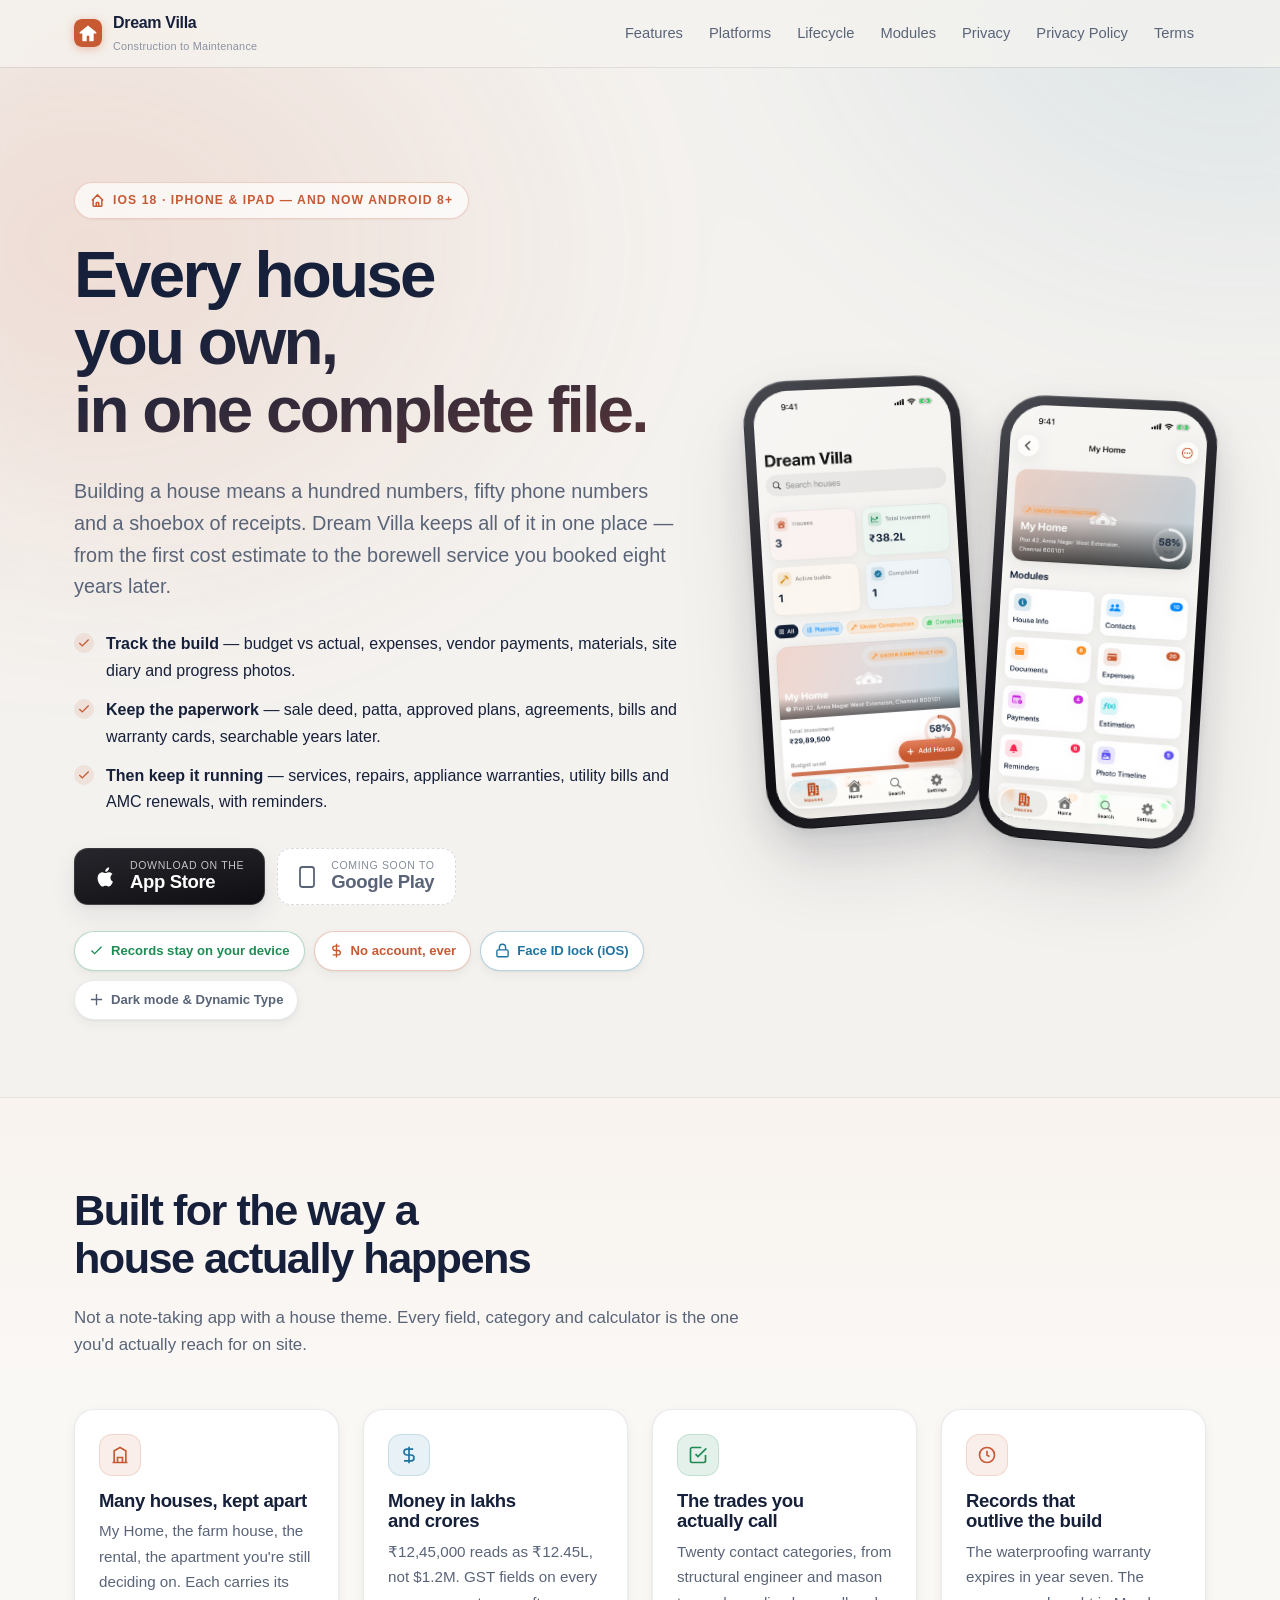
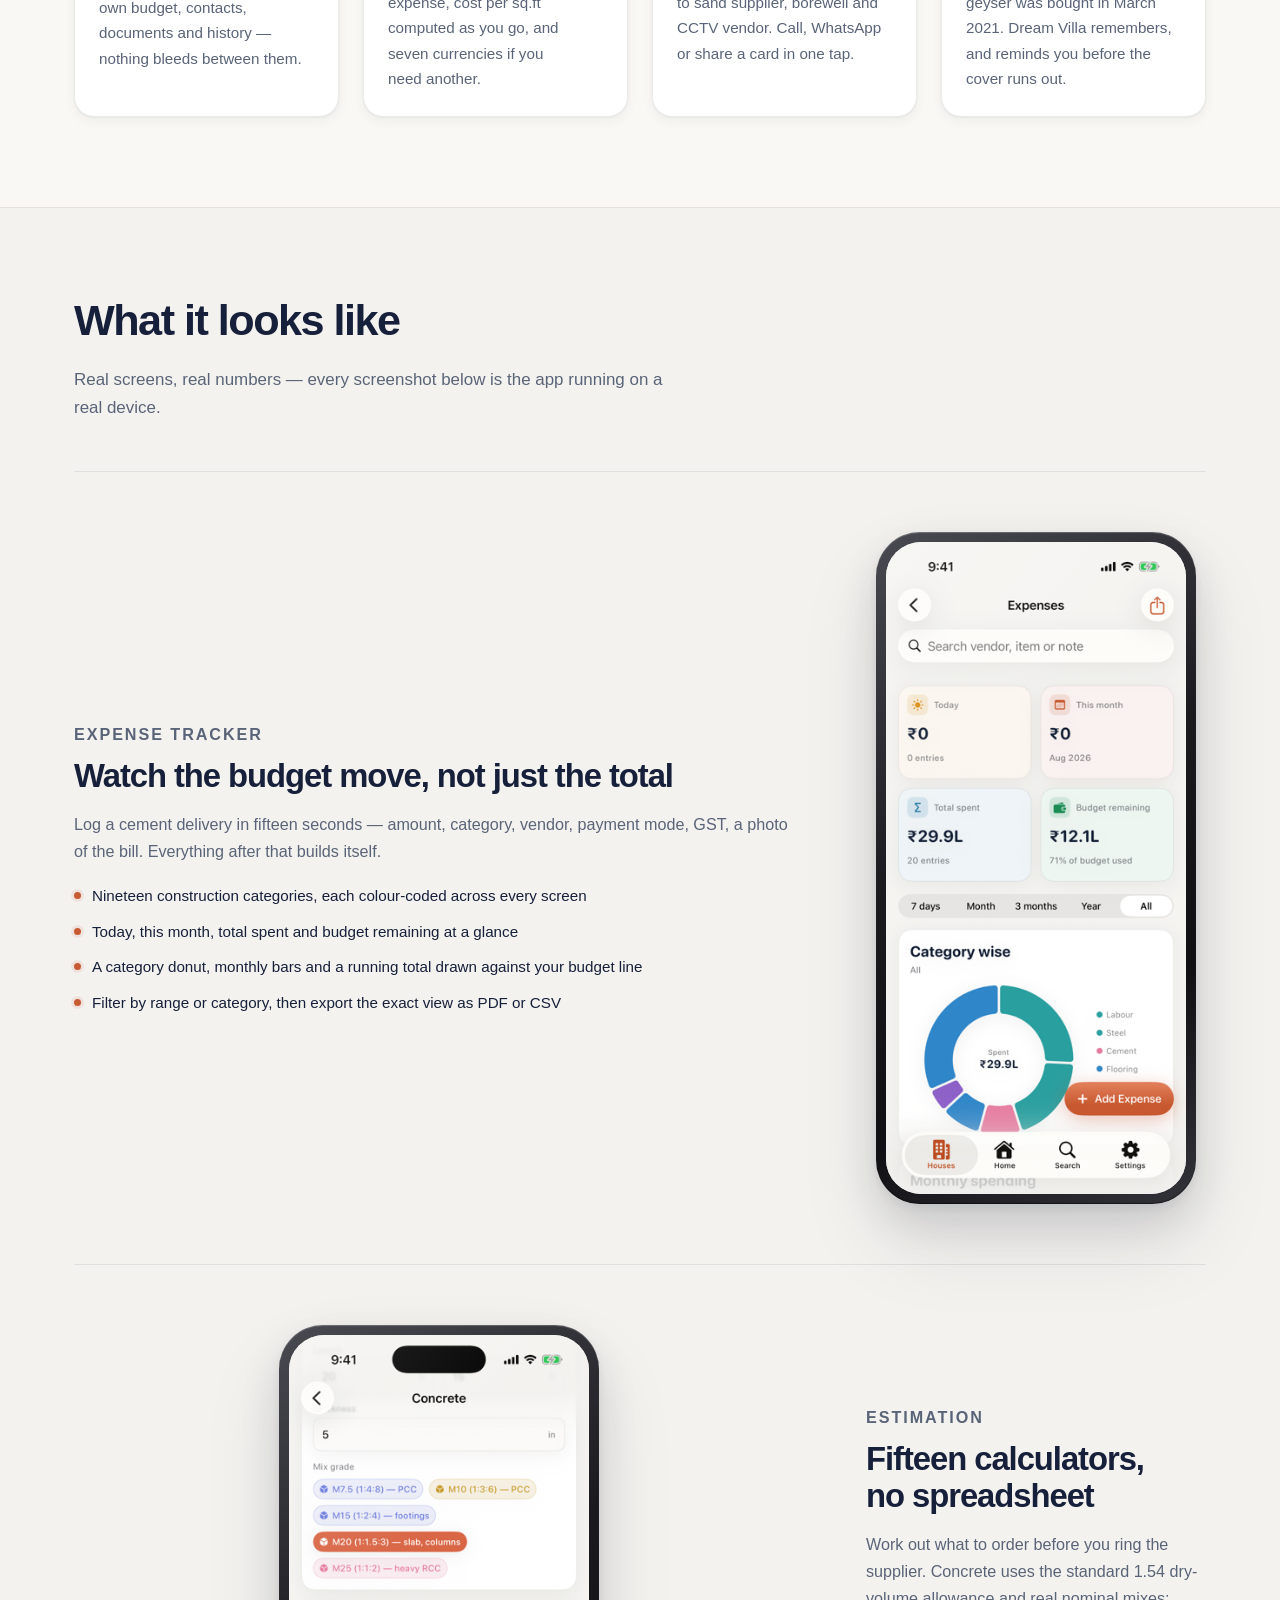
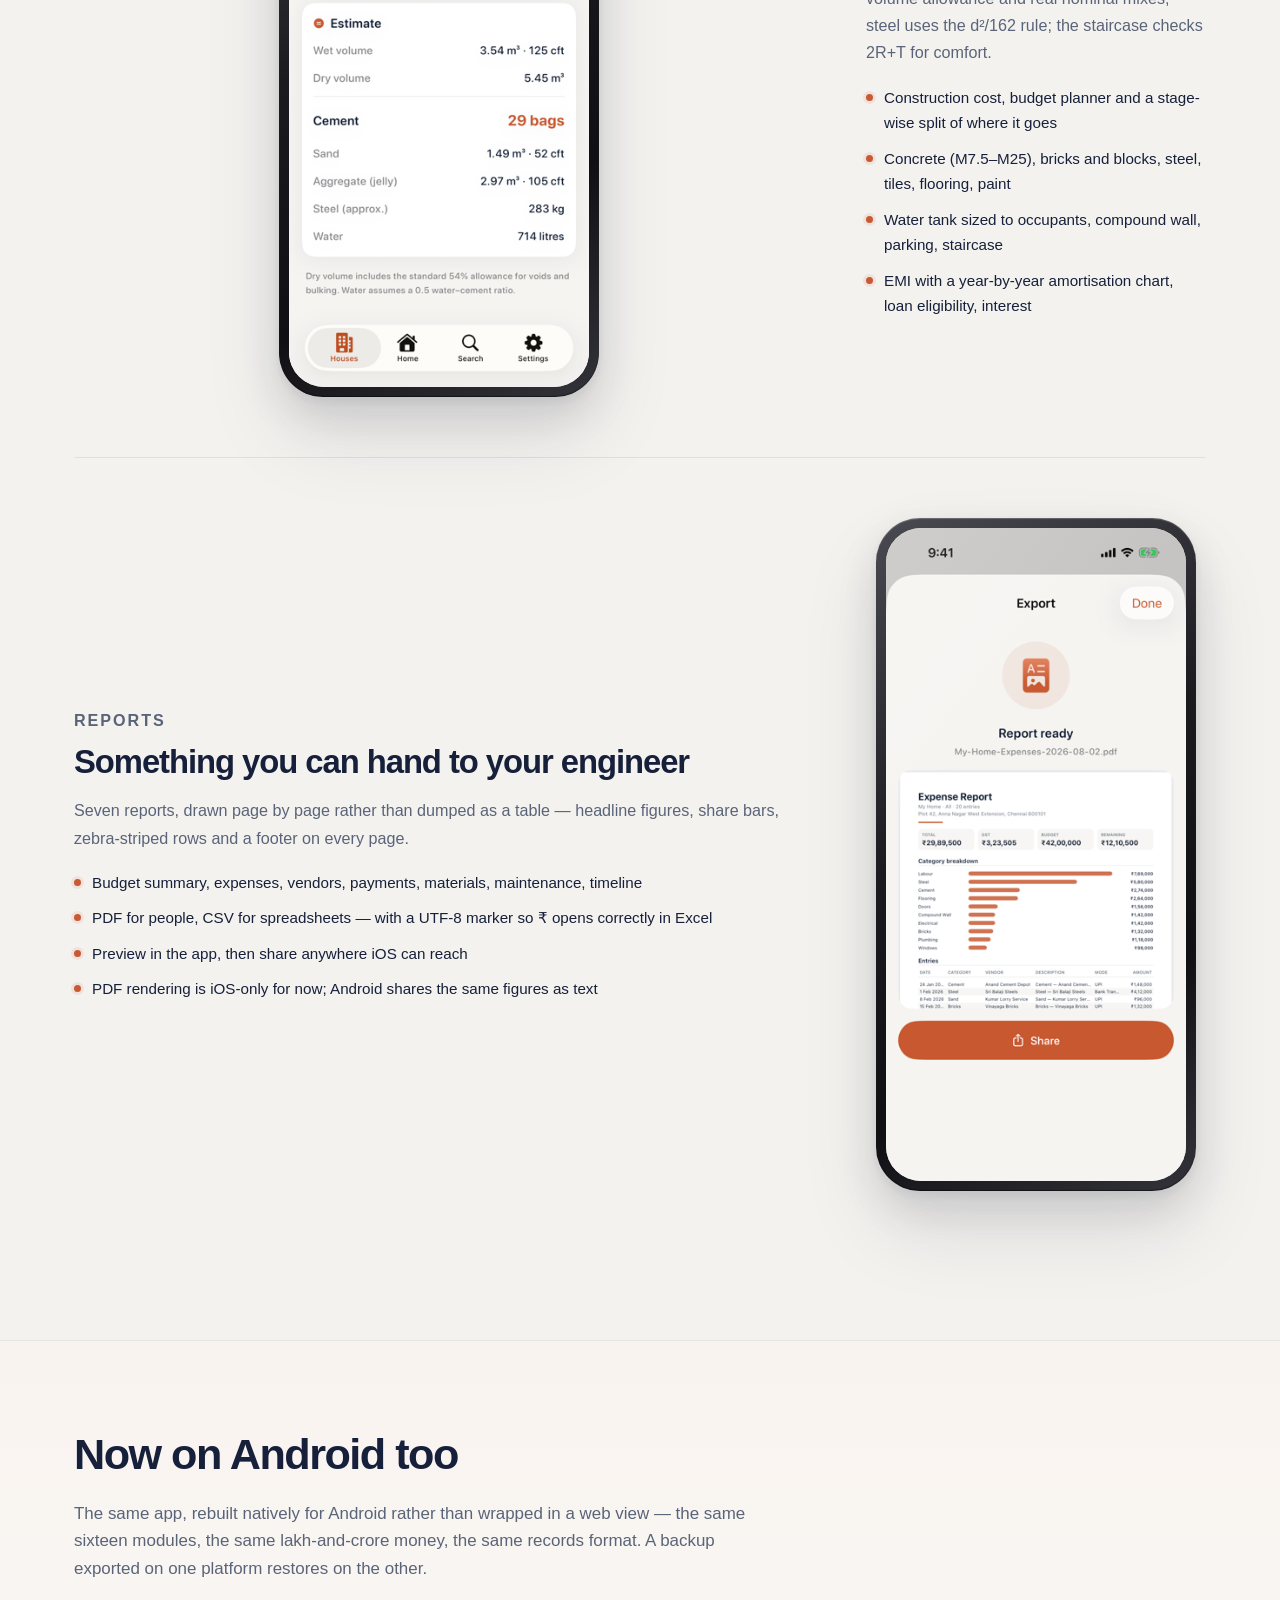
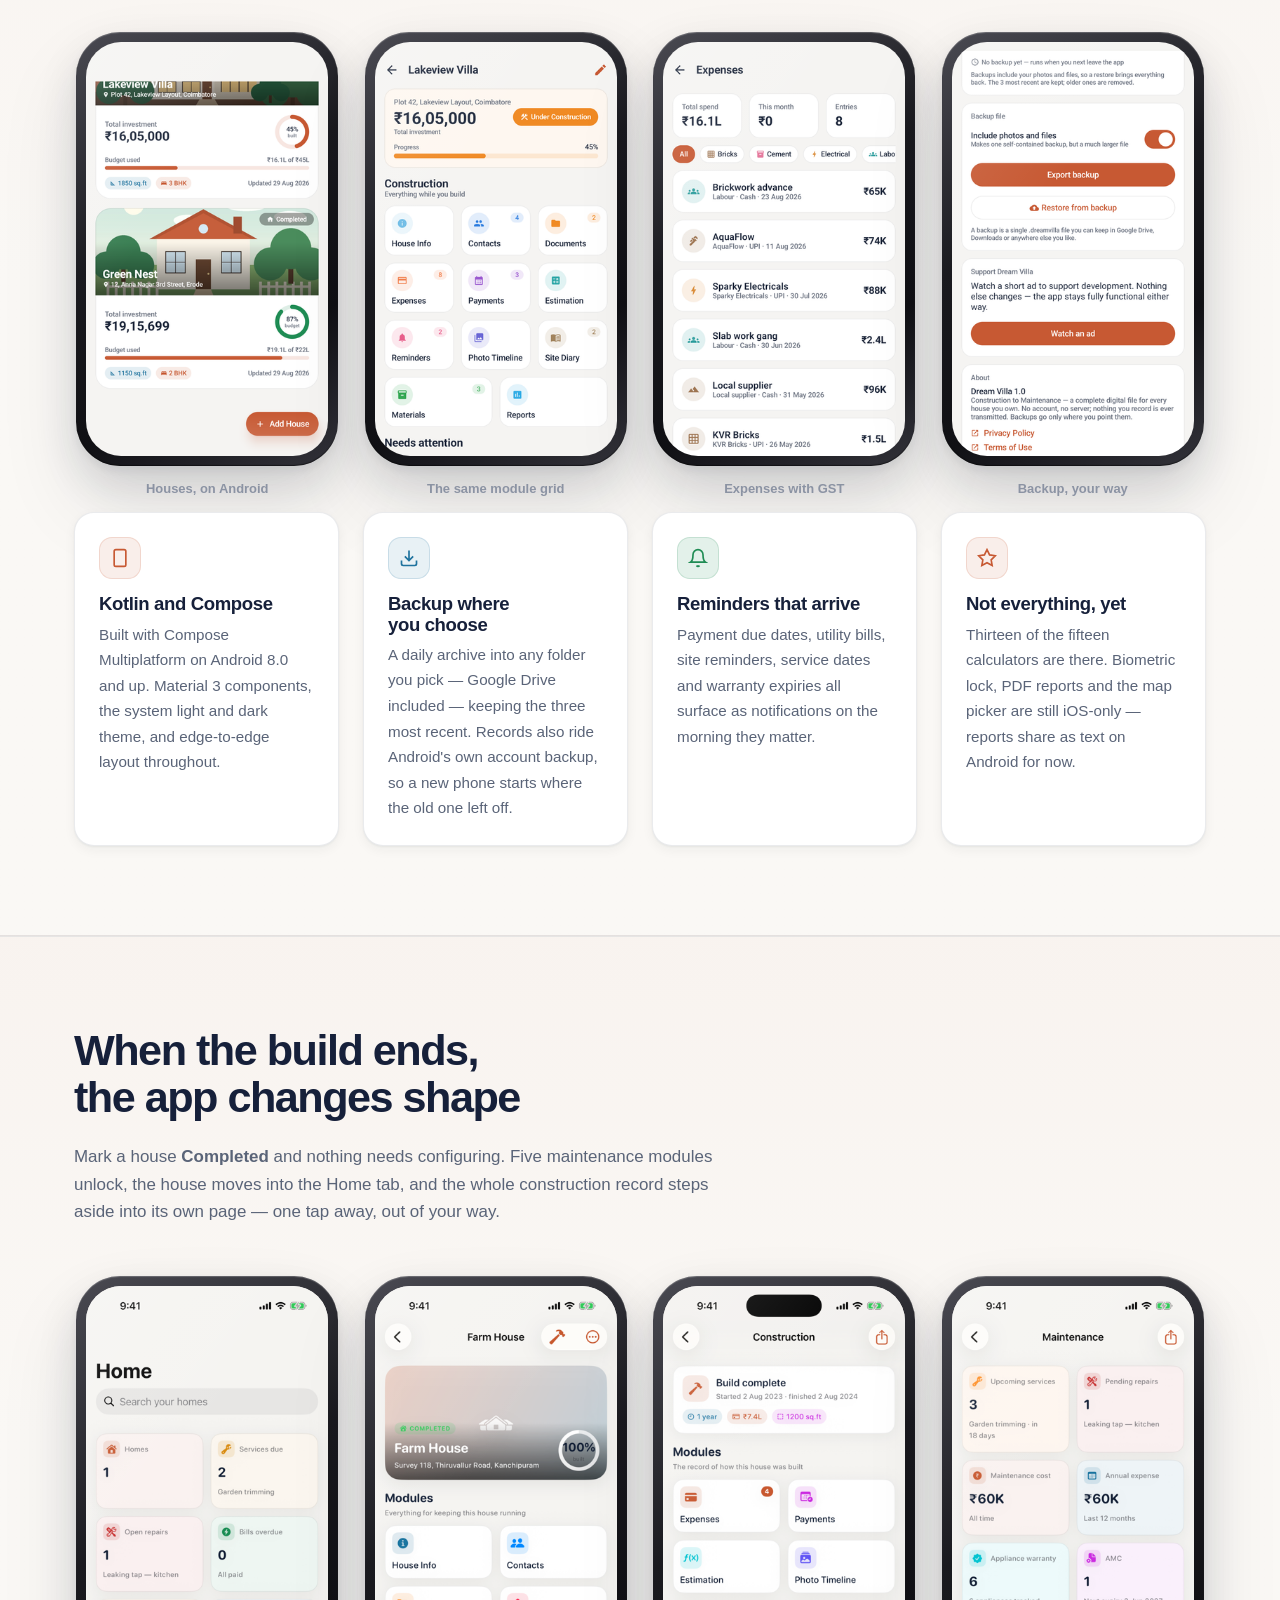
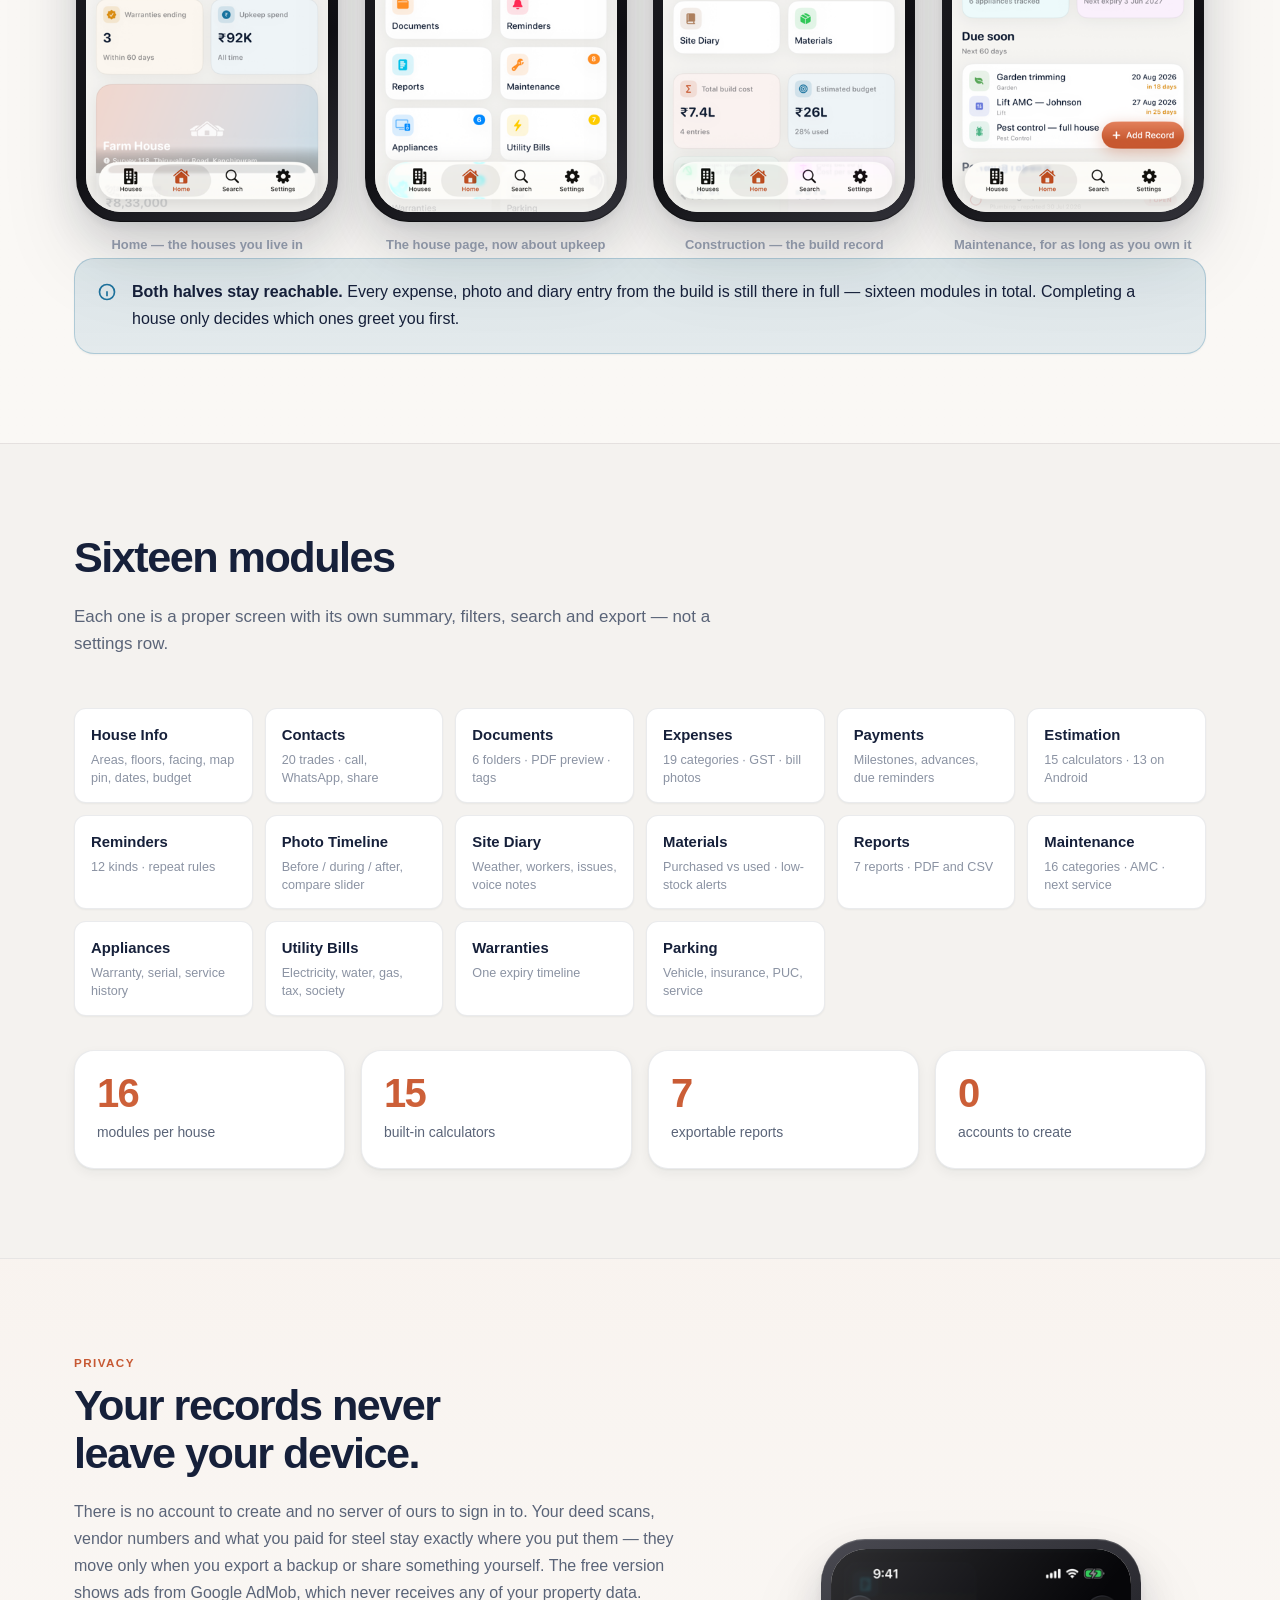
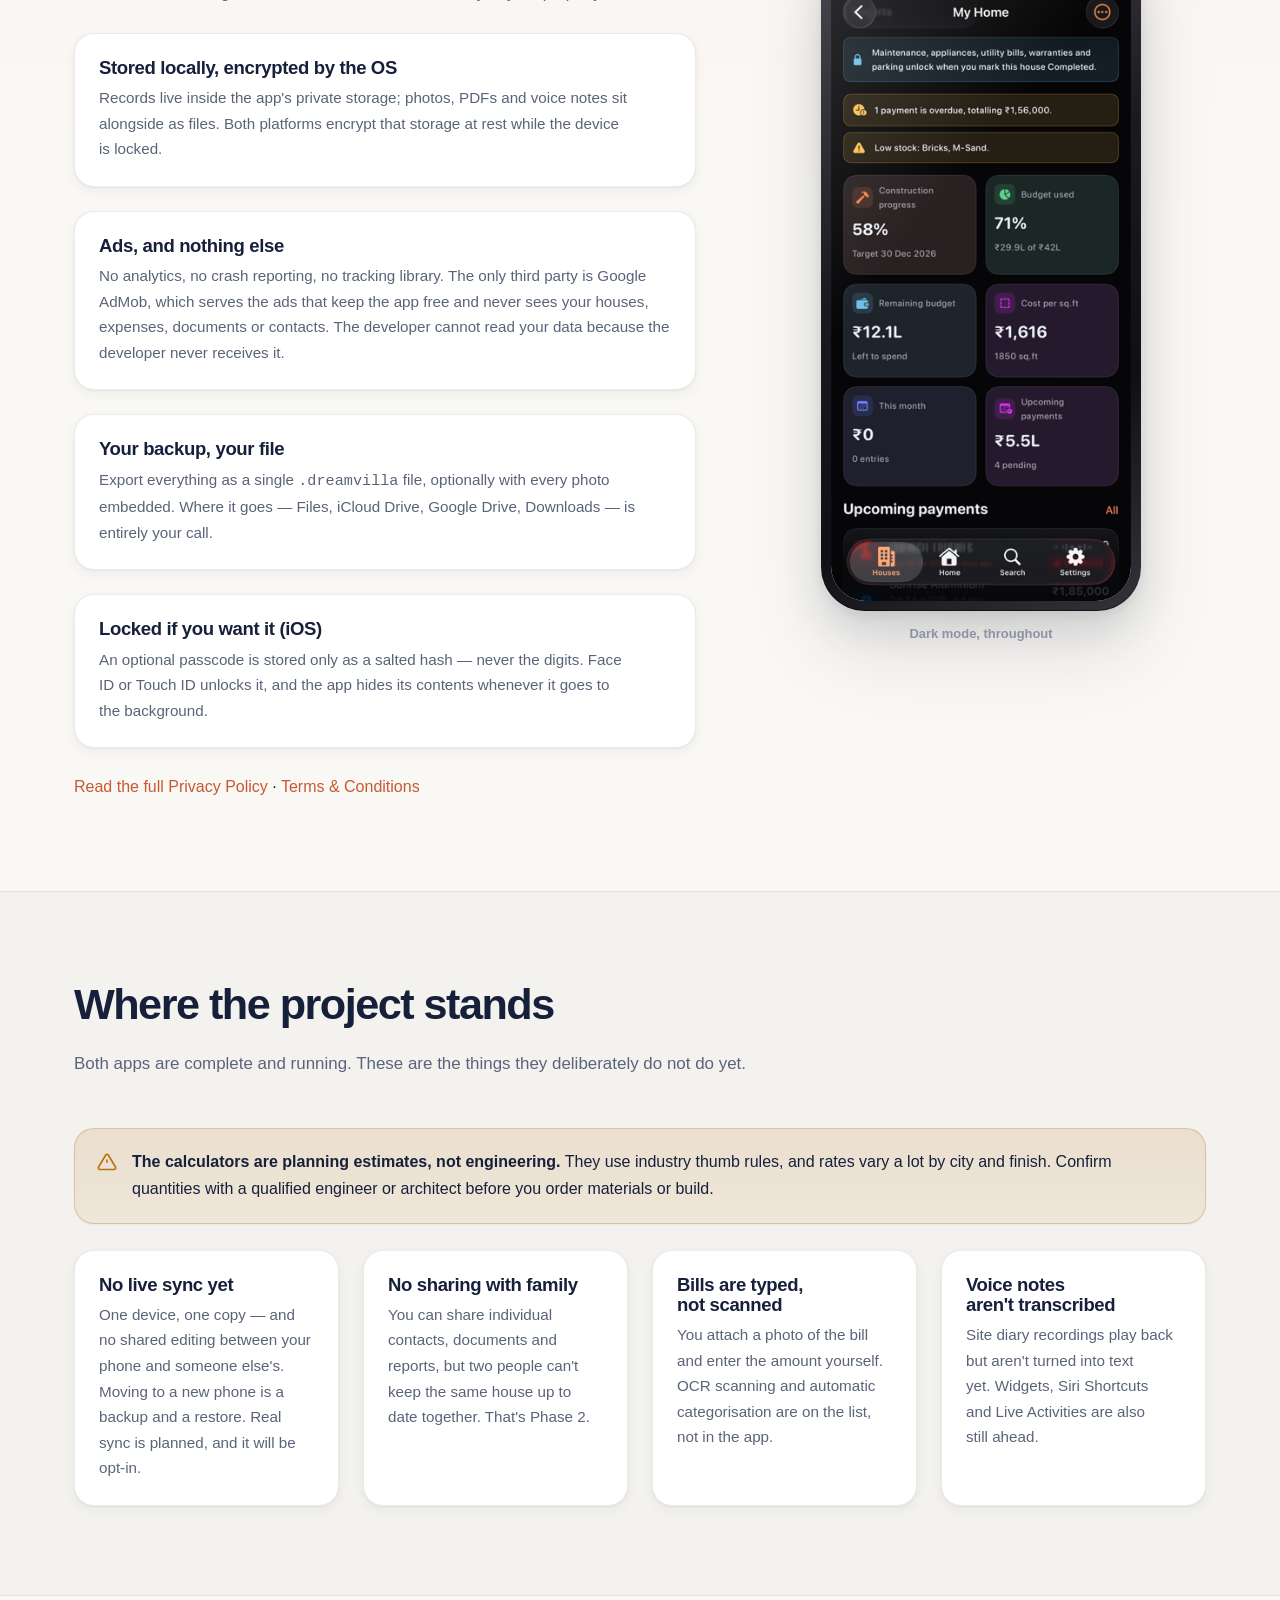
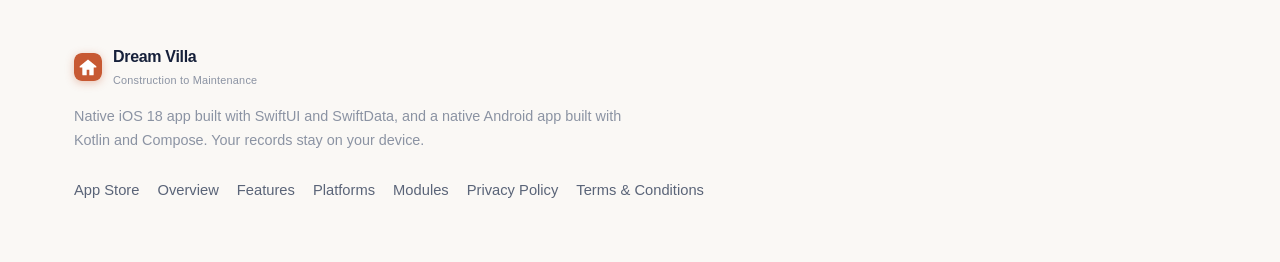
<file: index.html>
<!DOCTYPE html>
<html lang="en">
<head>
<meta charset="utf-8">
<meta name="viewport" content="width=device-width, initial-scale=1">
<title>Dream Villa — Construction to Maintenance</title>
<meta name="description" content="A complete digital file for every house you own, from planning and construction through decades of maintenance. Native iOS and Android — no account, no server, your records stay on your device.">
<meta name="theme-color" content="#c75933">
<link rel="icon" href="assets/icon.svg" type="image/svg+xml">
<link rel="stylesheet" href="assets/styles.css?v=5">
<meta property="og:title" content="Dream Villa — Construction to Maintenance">
<meta property="og:description" content="One digital file for every house you own. Budget, contacts, documents, expenses and maintenance — on iOS and Android, stored on your device.">
<meta property="og:type" content="website">
</head>
<body>

<header class="site-header">
  <div class="wrap">
    <a class="brand" href="index.html">
      <svg viewBox="0 0 64 64" width="26" height="26" aria-hidden="true"><rect width="64" height="64" rx="15" fill="#c75933"/><path d="M32 15 51 30v3h-6v16a2 2 0 0 1-2 2h-8V38h-6v13h-8a2 2 0 0 1-2-2V33h-6v-3z" fill="#fff"/></svg>
      <span>Dream Villa<small>Construction to Maintenance</small></span>
    </a>
    <nav class="site-nav" aria-label="Site">
      <a href="#features">Features</a>
      <a href="#platforms">Platforms</a>
      <a href="#lifecycle">Lifecycle</a>
      <a href="#modules">Modules</a>
      <a href="#privacy">Privacy</a>
      <a href="privacy.html">Privacy Policy</a>
      <a href="terms.html">Terms</a>
    </nav>
  </div>
</header>

<main>

<!-- ───────────────────────── Hero ───────────────────────── -->
<section class="hero">
  <div class="wrap hero-grid">
    <div>
      <span class="eyebrow">
        <svg viewBox="0 0 24 24" width="15" height="15" fill="none" stroke="currentColor" stroke-width="2.4" aria-hidden="true"><path d="M3 12l2-2m0 0l7-7 7 7M5 10v10a1 1 0 001 1h3m10-11l2 2m-2-2v10a1 1 0 01-1 1h-3m-6 0a1 1 0 001-1v-4a1 1 0 011-1h2a1 1 0 011 1v4a1 1 0 001 1m-6 0h6"/></svg>
        iOS 18 · iPhone &amp; iPad — and now Android 8+
      </span>

      <h1>Every house you own,<br>in one complete file.</h1>

      <p class="lede">
        Building a house means a hundred numbers, fifty phone numbers and a shoebox of
        receipts. Dream Villa keeps all of it in one place — from the first cost estimate
        to the borewell service you booked eight years later.
      </p>

      <ul class="hero-points">
        <li>
          <svg viewBox="0 0 24 24" width="18" height="18" fill="none" stroke="currentColor" stroke-width="2.2" aria-hidden="true"><path d="M20 6L9 17l-5-5"/></svg>
          <span><strong>Track the build</strong> — budget vs actual, expenses, vendor payments, materials, site diary and progress photos.</span>
        </li>
        <li>
          <svg viewBox="0 0 24 24" width="18" height="18" fill="none" stroke="currentColor" stroke-width="2.2" aria-hidden="true"><path d="M20 6L9 17l-5-5"/></svg>
          <span><strong>Keep the paperwork</strong> — sale deed, patta, approved plans, agreements, bills and warranty cards, searchable years later.</span>
        </li>
        <li>
          <svg viewBox="0 0 24 24" width="18" height="18" fill="none" stroke="currentColor" stroke-width="2.2" aria-hidden="true"><path d="M20 6L9 17l-5-5"/></svg>
          <span><strong>Then keep it running</strong> — services, repairs, appliance warranties, utility bills and AMC renewals, with reminders.</span>
        </li>
      </ul>

      <div class="store-row">
        <a class="store-btn" href="https://apps.apple.com/us/app/dream-villa-house-manager/id6763935516">
          <svg viewBox="0 0 24 24" width="26" height="26" fill="currentColor" aria-hidden="true"><path d="M17.05 12.63c-.02-2.2 1.8-3.26 1.88-3.31-1.02-1.5-2.62-1.7-3.19-1.72-1.36-.14-2.65.8-3.34.8-.69 0-1.75-.78-2.88-.76-1.48.02-2.85.86-3.61 2.18-1.54 2.67-.39 6.62 1.11 8.79.73 1.06 1.61 2.25 2.75 2.21 1.1-.04 1.52-.71 2.86-.71 1.33 0 1.71.71 2.88.69 1.19-.02 1.94-1.08 2.67-2.14.84-1.23 1.19-2.42 1.21-2.48-.03-.01-2.32-.89-2.34-3.55zM14.88 5.9c.61-.74 1.02-1.77.91-2.8-.88.04-1.94.59-2.57 1.32-.56.65-1.05 1.7-.92 2.7.98.08 1.98-.5 2.58-1.22z"/></svg>
          <span><small>Download on the</small>App&nbsp;Store</span>
        </a>
        <span class="store-btn is-soon" aria-label="Android app coming soon to Google Play">
          <svg viewBox="0 0 24 24" width="24" height="24" fill="none" stroke="currentColor" stroke-width="1.8" aria-hidden="true"><rect x="5" y="2" width="14" height="20" rx="2.5"/><path d="M12 18h.01"/></svg>
          <span><small>Coming soon to</small>Google&nbsp;Play</span>
        </span>
      </div>

      <div class="badges">
        <span class="badge is-positive">
          <svg viewBox="0 0 24 24" width="18" height="18" fill="none" stroke="currentColor" stroke-width="2.2" aria-hidden="true"><path d="M20 6L9 17l-5-5"/></svg>
          Records stay on your device
        </span>
        <span class="badge is-brand">
          <svg viewBox="0 0 24 24" width="18" height="18" fill="none" stroke="currentColor" stroke-width="2.2" aria-hidden="true"><path d="M12 1v22M17 5H9.5a3.5 3.5 0 000 7h5a3.5 3.5 0 010 7H6"/></svg>
          No account, ever
        </span>
        <span class="badge is-accent">
          <svg viewBox="0 0 24 24" width="18" height="18" fill="none" stroke="currentColor" stroke-width="2.2" aria-hidden="true"><rect x="3" y="11" width="18" height="11" rx="2"/><path d="M7 11V7a5 5 0 0110 0v4"/></svg>
          Face ID lock (iOS)
        </span>
        <span class="badge">
          <svg viewBox="0 0 24 24" width="18" height="18" fill="none" stroke="currentColor" stroke-width="2.2" aria-hidden="true"><path d="M12 3v18M3 12h18"/></svg>
          Dark mode &amp; Dynamic Type
        </span>
      </div>
    </div>

    <div class="phone-pair">
      <figure class="phone">
        <img src="assets/img/houses.png" width="750" alt="The Houses tab showing three house cards — My Home under construction, Farm House completed and Apartment Chennai in planning — each with its total investment and budget bar.">
      </figure>
      <figure class="phone">
        <img src="assets/img/dashboard.png" width="750" alt="A house dashboard led by a grid of modules: House Info, Contacts, Documents, Expenses, Payments, Estimation, Reminders and Photo Timeline, each with a count badge.">
      </figure>
    </div>
  </div>
</section>

<!-- ───────────────────────── Why ───────────────────────── -->
<section class="tint" id="why">
  <div class="wrap">
    <div class="section-head">
      <h2>Built for the way a house actually happens</h2>
      <p>
        Not a note-taking app with a house theme. Every field, category and calculator
        is the one you'd actually reach for on site.
      </p>
    </div>

    <div class="cards">
      <article class="card">
        <div class="icon-chip">
          <svg viewBox="0 0 24 24" width="20" height="20" fill="none" stroke="currentColor" stroke-width="2" aria-hidden="true"><path d="M3 21h18M5 21V7l7-4 7 4v14M9 21v-6h6v6"/></svg>
        </div>
        <h3>Many houses, kept apart</h3>
        <p>
          My Home, the farm house, the rental, the apartment you're still deciding on.
          Each carries its own budget, contacts, documents and history — nothing bleeds
          between them.
        </p>
      </article>

      <article class="card">
        <div class="icon-chip accent">
          <svg viewBox="0 0 24 24" width="20" height="20" fill="none" stroke="currentColor" stroke-width="2" aria-hidden="true"><path d="M12 2v20M17 5H9.5a3.5 3.5 0 000 7h5a3.5 3.5 0 010 7H6"/></svg>
        </div>
        <h3>Money in lakhs and crores</h3>
        <p>
          ₹12,45,000 reads as ₹12.45L, not $1.2M. GST fields on every expense, cost per
          sq.ft computed as you go, and seven currencies if you need another.
        </p>
      </article>

      <article class="card">
        <div class="icon-chip positive">
          <svg viewBox="0 0 24 24" width="20" height="20" fill="none" stroke="currentColor" stroke-width="2" aria-hidden="true"><path d="M9 11l3 3L22 4"/><path d="M21 12v7a2 2 0 01-2 2H5a2 2 0 01-2-2V5a2 2 0 012-2h11"/></svg>
        </div>
        <h3>The trades you actually call</h3>
        <p>
          Twenty contact categories, from structural engineer and mason to sand supplier,
          borewell and CCTV vendor. Call, WhatsApp or share a card in one tap.
        </p>
      </article>

      <article class="card">
        <div class="icon-chip">
          <svg viewBox="0 0 24 24" width="20" height="20" fill="none" stroke="currentColor" stroke-width="2" aria-hidden="true"><circle cx="12" cy="12" r="9"/><path d="M12 7v5l3 2"/></svg>
        </div>
        <h3>Records that outlive the build</h3>
        <p>
          The waterproofing warranty expires in year seven. The geyser was bought in
          March 2021. Dream Villa remembers, and reminds you before the cover runs out.
        </p>
      </article>
    </div>
  </div>
</section>

<!-- ───────────────────────── Features ───────────────────────── -->
<section id="features">
  <div class="wrap">
    <div class="section-head">
      <h2>What it looks like</h2>
      <p>Real screens, real numbers — every screenshot below is the app running on a real device.</p>
    </div>

    <div class="feature">
      <div class="feature-text">
        <p class="kicker">Expense tracker</p>
        <h3>Watch the budget move, not just the total</h3>
        <p>
          Log a cement delivery in fifteen seconds — amount, category, vendor, payment
          mode, GST, a photo of the bill. Everything after that builds itself.
        </p>
        <ul>
          <li>Nineteen construction categories, each colour-coded across every screen</li>
          <li>Today, this month, total spent and budget remaining at a glance</li>
          <li>A category donut, monthly bars and a running total drawn against your budget line</li>
          <li>Filter by range or category, then export the exact view as PDF or CSV</li>
        </ul>
      </div>
      <figure class="phone feature-shot">
        <img src="assets/img/expenses.png" width="750" alt="The Expenses screen: tiles for today, this month, ₹29.9L total spent and ₹12.1L budget remaining at 71% used, above a category donut chart showing labour, steel, cement and flooring.">
      </figure>
    </div>

    <div class="feature flip">
      <div class="feature-text">
        <p class="kicker">Estimation</p>
        <h3>Fifteen calculators, no spreadsheet</h3>
        <p>
          Work out what to order before you ring the supplier. Concrete uses the standard
          1.54 dry-volume allowance and real nominal mixes; steel uses the d²/162 rule;
          the staircase checks 2R+T for comfort.
        </p>
        <ul>
          <li>Construction cost, budget planner and a stage-wise split of where it goes</li>
          <li>Concrete (M7.5–M25), bricks and blocks, steel, tiles, flooring, paint</li>
          <li>Water tank sized to occupants, compound wall, parking, staircase</li>
          <li>EMI with a year-by-year amortisation chart, loan eligibility, interest</li>
        </ul>
      </div>
      <figure class="phone feature-shot">
        <img src="assets/img/calculator.png" width="750" alt="The Concrete calculator with mix grade M20 selected, returning 3.54 cubic metres wet volume, 29 bags of cement, 52 cft of sand, 105 cft of aggregate, 283 kg of steel and 714 litres of water.">
      </figure>
    </div>

    <div class="feature">
      <div class="feature-text">
        <p class="kicker">Reports</p>
        <h3>Something you can hand to your engineer</h3>
        <p>
          Seven reports, drawn page by page rather than dumped as a table — headline
          figures, share bars, zebra-striped rows and a footer on every page.
        </p>
        <ul>
          <li>Budget summary, expenses, vendors, payments, materials, maintenance, timeline</li>
          <li>PDF for people, CSV for spreadsheets — with a UTF-8 marker so ₹ opens correctly in Excel</li>
          <li>Preview in the app, then share anywhere iOS can reach</li>
          <li>PDF rendering is iOS-only for now; Android shares the same figures as text</li>
        </ul>
      </div>
      <figure class="phone feature-shot">
        <img src="assets/img/report.png" width="750" alt="A generated Expense Report PDF previewed in the app, showing total ₹29,89,500, GST ₹3,23,505, budget ₹42,00,000 and remaining ₹12,10,500, with a category breakdown bar chart and a table of entries.">
      </figure>
    </div>
  </div>
</section>

<!-- ───────────────────────── Platforms ───────────────────────── -->
<section class="tint" id="platforms">
  <div class="wrap">
    <div class="section-head">
      <h2>Now on Android too</h2>
      <p>
        The same app, rebuilt natively for Android rather than wrapped in a web view —
        the same sixteen modules, the same lakh-and-crore money, the same records
        format. A backup exported on one platform restores on the other.
      </p>
    </div>

    <ul class="gallery">
      <li>
        <figure class="phone">
          <img src="assets/img/android-houses.png" width="345" alt="The Android Houses tab: portfolio tiles for houses, total investment, active builds and completed, above house cards with cover photos and budget rings.">
          <figcaption>Houses, on Android</figcaption>
        </figure>
      </li>
      <li>
        <figure class="phone">
          <img src="assets/img/android-dashboard.png" width="345" alt="An Android house dashboard with the total investment hero, progress bar and the grid of construction modules, followed by a needs-attention list.">
          <figcaption>The same module grid</figcaption>
        </figure>
      </li>
      <li>
        <figure class="phone">
          <img src="assets/img/android-expenses.png" width="345" alt="The Android Expenses screen with total spend, this month and entry-count tiles, category filter chips and a list of expenses with amounts.">
          <figcaption>Expenses with GST</figcaption>
        </figure>
      </li>
      <li>
        <figure class="phone">
          <img src="assets/img/android-backup.png" width="345" alt="Android backup settings: an export button, restore from backup, and a note that a backup is a single .dreamvilla file you can keep in Google Drive or Downloads.">
          <figcaption>Backup, your way</figcaption>
        </figure>
      </li>
    </ul>

    <div class="cards" style="margin-top:46px">
      <article class="card">
        <div class="icon-chip">
          <svg viewBox="0 0 24 24" width="20" height="20" fill="none" stroke="currentColor" stroke-width="2" aria-hidden="true"><rect x="5" y="2" width="14" height="20" rx="2"/><path d="M12 18h.01"/></svg>
        </div>
        <h3>Kotlin and Compose</h3>
        <p>
          Built with Compose Multiplatform on Android 8.0 and up. Material 3 components,
          the system light and dark theme, and edge-to-edge layout throughout.
        </p>
      </article>

      <article class="card">
        <div class="icon-chip accent">
          <svg viewBox="0 0 24 24" width="20" height="20" fill="none" stroke="currentColor" stroke-width="2" aria-hidden="true"><path d="M21 15v4a2 2 0 01-2 2H5a2 2 0 01-2-2v-4M7 10l5 5 5-5M12 15V3"/></svg>
        </div>
        <h3>Backup where you choose</h3>
        <p>
          A daily archive into any folder you pick — Google Drive included — keeping the
          three most recent. Records also ride Android&#x27;s own account backup, so a new
          phone starts where the old one left off.
        </p>
      </article>

      <article class="card">
        <div class="icon-chip positive">
          <svg viewBox="0 0 24 24" width="20" height="20" fill="none" stroke="currentColor" stroke-width="2" aria-hidden="true"><path d="M18 8A6 6 0 006 8c0 7-3 9-3 9h18s-3-2-3-9M13.73 21a2 2 0 01-3.46 0"/></svg>
        </div>
        <h3>Reminders that arrive</h3>
        <p>
          Payment due dates, utility bills, site reminders, service dates and warranty
          expiries all surface as notifications on the morning they matter.
        </p>
      </article>

      <article class="card">
        <div class="icon-chip">
          <svg viewBox="0 0 24 24" width="20" height="20" fill="none" stroke="currentColor" stroke-width="2" aria-hidden="true"><path d="M12 2l3.09 6.26L22 9.27l-5 4.87 1.18 6.88L12 17.77l-6.18 3.25L7 14.14 2 9.27l6.91-1.01L12 2z"/></svg>
        </div>
        <h3>Not everything, yet</h3>
        <p>
          Thirteen of the fifteen calculators are there. Biometric lock, PDF reports and
          the map picker are still iOS-only — reports share as text on Android for now.
        </p>
      </article>
    </div>
  </div>
</section>

<!-- ───────────────────────── Lifecycle ───────────────────────── -->
<section class="tint" id="lifecycle">
  <div class="wrap">
    <div class="section-head">
      <h2>When the build ends, the app changes shape</h2>
      <p>
        Mark a house <strong>Completed</strong> and nothing needs configuring. Five
        maintenance modules unlock, the house moves into the Home tab, and the whole
        construction record steps aside into its own page — one tap away, out of your way.
      </p>
    </div>

    <ul class="gallery">
      <li>
        <figure class="phone">
          <img src="assets/img/home.png" width="750" alt="The Home tab listing only completed houses, above tiles for services due, open repairs, bills overdue, warranties ending and total upkeep spend.">
          <figcaption>Home — the houses you live in</figcaption>
        </figure>
      </li>
      <li>
        <figure class="phone">
          <img src="assets/img/completed.png" width="750" alt="A completed house page showing only the modules for running it — House Info, Contacts, Documents, Reminders, Reports, Maintenance, Appliances and Utility Bills — with a hammer button in the navigation bar.">
          <figcaption>The house page, now about upkeep</figcaption>
        </figure>
      </li>
      <li>
        <figure class="phone">
          <img src="assets/img/construction.png" width="750" alt="The Construction page for a finished house: build complete in 1 year at ₹7.4L over 1200 sq.ft, with the archive modules Expenses, Payments, Estimation, Photo Timeline, Site Diary and Materials.">
          <figcaption>Construction — the build record</figcaption>
        </figure>
      </li>
      <li>
        <figure class="phone">
          <img src="assets/img/maintenance.png" width="750" alt="The Maintenance dashboard: 3 upcoming services, 1 pending repair, ₹60K maintenance cost, appliance warranties and AMC, above a due-soon list of garden trimming, lift AMC and pest control.">
          <figcaption>Maintenance, for as long as you own it</figcaption>
        </figure>
      </li>
    </ul>

    <div style="margin-top:36px" class="notice">
      <svg viewBox="0 0 24 24" width="20" height="20" fill="none" stroke="currentColor" stroke-width="2" aria-hidden="true"><circle cx="12" cy="12" r="9"/><path d="M12 8h.01M11 12h1v4h1"/></svg>
      <p>
        <strong>Both halves stay reachable.</strong> Every expense, photo and diary entry
        from the build is still there in full — sixteen modules in total. Completing a
        house only decides which ones greet you first.
      </p>
    </div>
  </div>
</section>

<!-- ───────────────────────── Modules ───────────────────────── -->
<section id="modules">
  <div class="wrap">
    <div class="section-head">
      <h2>Sixteen modules</h2>
      <p>Each one is a proper screen with its own summary, filters, search and export — not a settings row.</p>
    </div>

    <ul class="modules">
      <li>House Info<span>Areas, floors, facing, map pin, dates, budget</span></li>
      <li>Contacts<span>20 trades · call, WhatsApp, share</span></li>
      <li>Documents<span>6 folders · PDF preview · tags</span></li>
      <li>Expenses<span>19 categories · GST · bill photos</span></li>
      <li>Payments<span>Milestones, advances, due reminders</span></li>
      <li>Estimation<span>15 calculators · 13 on Android</span></li>
      <li>Reminders<span>12 kinds · repeat rules</span></li>
      <li>Photo Timeline<span>Before / during / after, compare slider</span></li>
      <li>Site Diary<span>Weather, workers, issues, voice notes</span></li>
      <li>Materials<span>Purchased vs used · low-stock alerts</span></li>
      <li>Reports<span>7 reports · PDF and CSV</span></li>
      <li>Maintenance<span>16 categories · AMC · next service</span></li>
      <li>Appliances<span>Warranty, serial, service history</span></li>
      <li>Utility Bills<span>Electricity, water, gas, tax, society</span></li>
      <li>Warranties<span>One expiry timeline</span></li>
      <li>Parking<span>Vehicle, insurance, PUC, service</span></li>
    </ul>

    <ul class="stats" style="margin-top:34px">
      <li><b>16</b><span>modules per house</span></li>
      <li><b>15</b><span>built-in calculators</span></li>
      <li><b>7</b><span>exportable reports</span></li>
      <li><b>0</b><span>accounts to create</span></li>
    </ul>
  </div>
</section>

<!-- ───────────────────────── Privacy ───────────────────────── -->
<section class="tint" id="privacy">
  <div class="wrap">
    <div class="hero-grid">
      <div>
        <p class="kicker">Privacy</p>
        <h2>Your records never leave your device.</h2>
        <p class="muted">
          There is no account to create and no server of ours to sign in to. Your deed
          scans, vendor numbers and what you paid for steel stay exactly where you put
          them — they move only when you export a backup or share something yourself.
          The free version shows ads from Google AdMob, which never receives any of
          your property data.
        </p>

        <div class="cards" style="margin-top:26px;grid-template-columns:1fr">
          <article class="card">
            <h3>Stored locally, encrypted by the OS</h3>
            <p>
              Records live inside the app's private storage; photos, PDFs and voice
              notes sit alongside as files. Both platforms encrypt that storage at rest
              while the device is locked.
            </p>
          </article>
          <article class="card">
            <h3>Ads, and nothing else</h3>
            <p>
              No analytics, no crash reporting, no tracking library. The only third
              party is Google AdMob, which serves the ads that keep the app free and
              never sees your houses, expenses, documents or contacts. The developer
              cannot read your data because the developer never receives it.
            </p>
          </article>
          <article class="card">
            <h3>Your backup, your file</h3>
            <p>
              Export everything as a single <code>.dreamvilla</code> file, optionally with
              every photo embedded. Where it goes — Files, iCloud Drive, Google Drive,
              Downloads — is entirely your call.
            </p>
          </article>
          <article class="card">
            <h3>Locked if you want it (iOS)</h3>
            <p>
              An optional passcode is stored only as a salted hash — never the digits.
              Face ID or Touch ID unlocks it, and the app hides its contents whenever it
              goes to the background.
            </p>
          </article>
        </div>

        <p style="margin-top:26px">
          <a href="privacy.html">Read the full Privacy Policy</a> ·
          <a href="terms.html">Terms &amp; Conditions</a>
        </p>
      </div>

      <figure class="phone">
        <img src="assets/img/dark.png" width="750" alt="The app in dark mode, showing a house dashboard with alert banners for an overdue payment and low stock, above metric tiles for construction progress, budget used, remaining budget and cost per square foot.">
        <figcaption>Dark mode, throughout</figcaption>
      </figure>
    </div>
  </div>
</section>

<!-- ───────────────────────── Honest status ───────────────────────── -->
<section id="status">
  <div class="wrap">
    <div class="section-head">
      <h2>Where the project stands</h2>
      <p>Both apps are complete and running. These are the things they deliberately do not do yet.</p>
    </div>

    <div class="notice warn">
      <svg viewBox="0 0 24 24" width="20" height="20" fill="none" stroke="currentColor" stroke-width="2" aria-hidden="true"><path d="M10.29 3.86L1.82 18a2 2 0 001.71 3h16.94a2 2 0 001.71-3L13.71 3.86a2 2 0 00-3.42 0z"/><path d="M12 9v4M12 17h.01"/></svg>
      <p>
        <strong>The calculators are planning estimates, not engineering.</strong> They use
        industry thumb rules, and rates vary a lot by city and finish. Confirm quantities
        with a qualified engineer or architect before you order materials or build.
      </p>
    </div>

    <div class="cards" style="margin-top:26px">
      <article class="card">
        <h3>No live sync yet</h3>
        <p>
          One device, one copy — and no shared editing between your phone and someone
          else&#x27;s. Moving to a new phone is a backup and a restore. Real sync is planned,
          and it will be opt-in.
        </p>
      </article>
      <article class="card">
        <h3>No sharing with family</h3>
        <p>
          You can share individual contacts, documents and reports, but two people can't
          keep the same house up to date together. That's Phase 2.
        </p>
      </article>
      <article class="card">
        <h3>Bills are typed, not scanned</h3>
        <p>
          You attach a photo of the bill and enter the amount yourself. OCR scanning and
          automatic categorisation are on the list, not in the app.
        </p>
      </article>
      <article class="card">
        <h3>Voice notes aren't transcribed</h3>
        <p>
          Site diary recordings play back but aren't turned into text yet. Widgets, Siri
          Shortcuts and Live Activities are also still ahead.
        </p>
      </article>
    </div>
  </div>
</section>

</main>

<footer class="site-footer">
  <div class="wrap footer-grid">
    <div>
      <a class="brand" href="index.html">
        <svg viewBox="0 0 64 64" width="26" height="26" aria-hidden="true"><rect width="64" height="64" rx="15" fill="#c75933"/><path d="M32 15 51 30v3h-6v16a2 2 0 0 1-2 2h-8V38h-6v13h-8a2 2 0 0 1-2-2V33h-6v-3z" fill="#fff"/></svg>
        <span>Dream Villa<small>Construction to Maintenance</small></span>
      </a>
      <p class="small" style="margin-top:14px">
        Native iOS 18 app built with SwiftUI and SwiftData, and a native Android app
        built with Kotlin and Compose. Your records stay on your device.
      </p>
    </div>
    <nav aria-label="Footer">
      <a href="https://apps.apple.com/us/app/dream-villa-house-manager/id6763935516">App Store</a>
      <a href="index.html">Overview</a>
      <a href="#features">Features</a>
      <a href="#platforms">Platforms</a>
      <a href="#modules">Modules</a>
      <a href="privacy.html">Privacy Policy</a>
      <a href="terms.html">Terms &amp; Conditions</a>
    </nav>
  </div>
</footer>

</body>
</html>
</file>
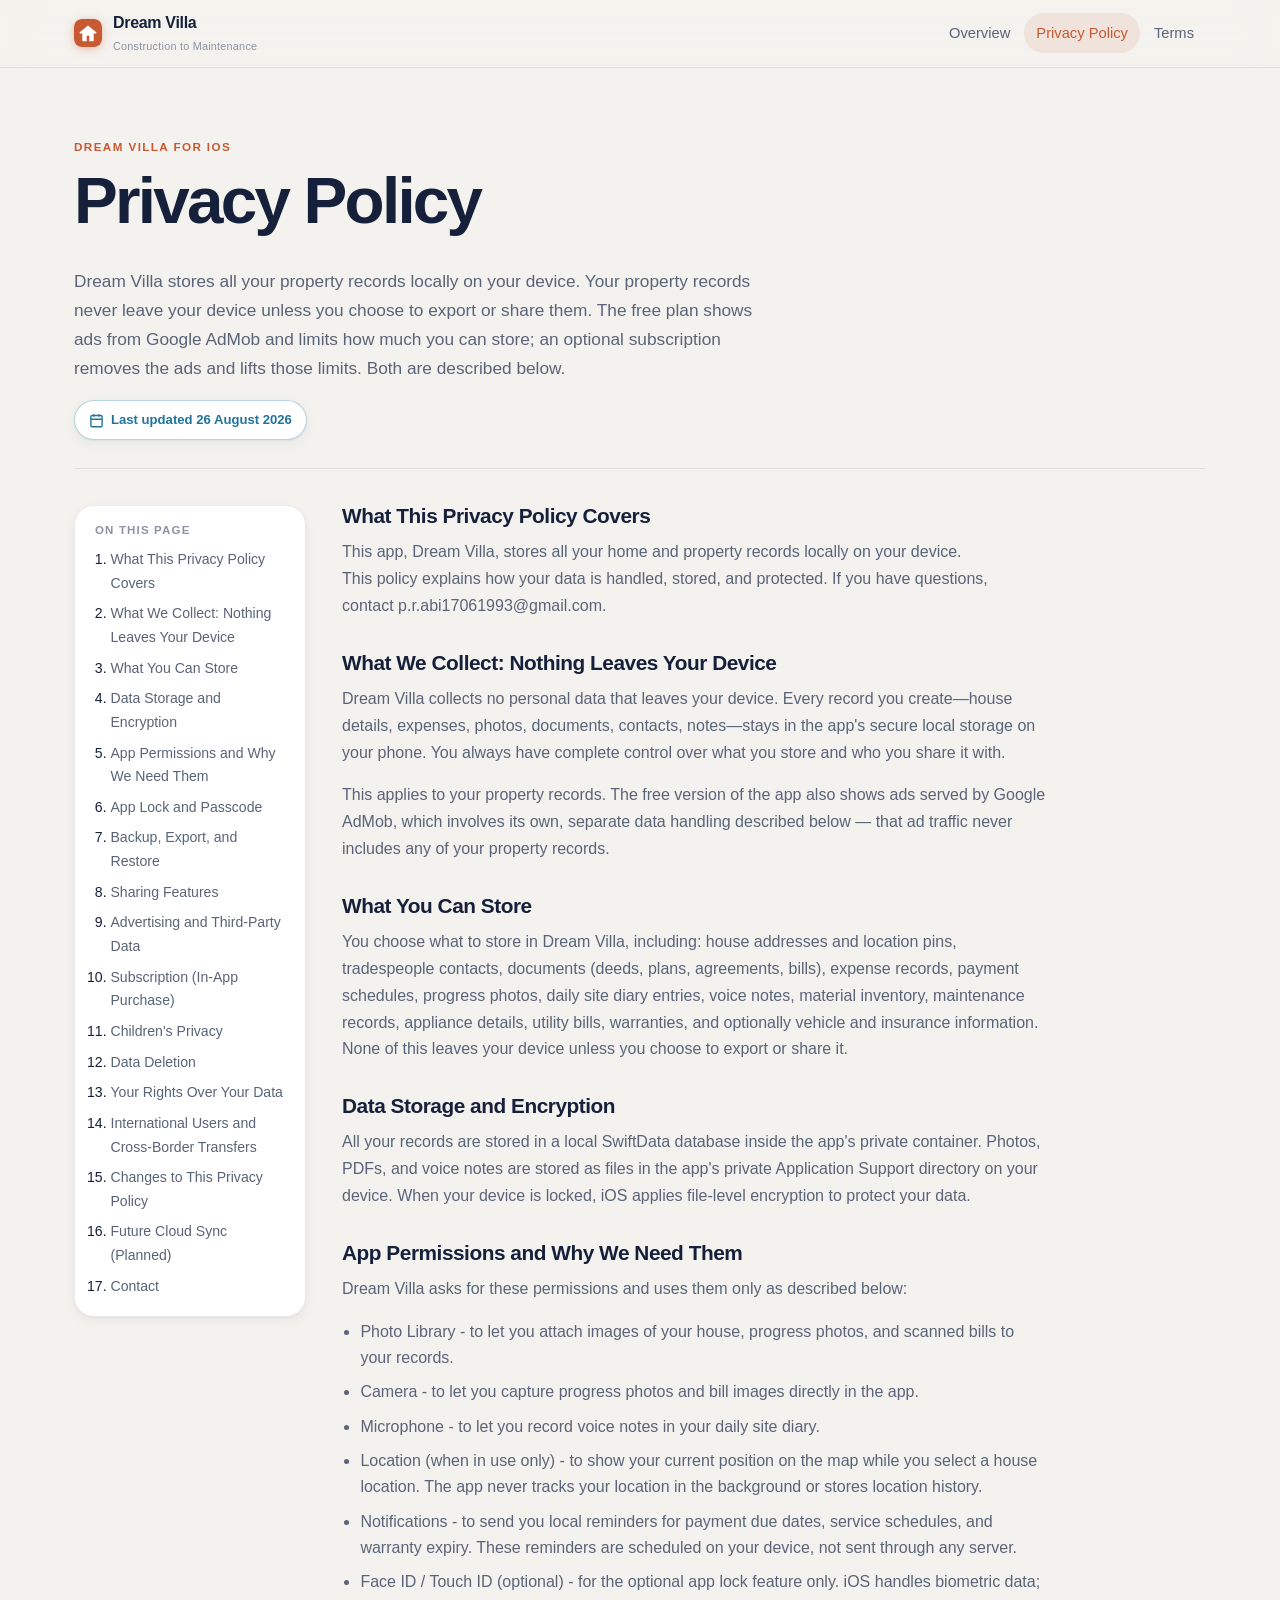
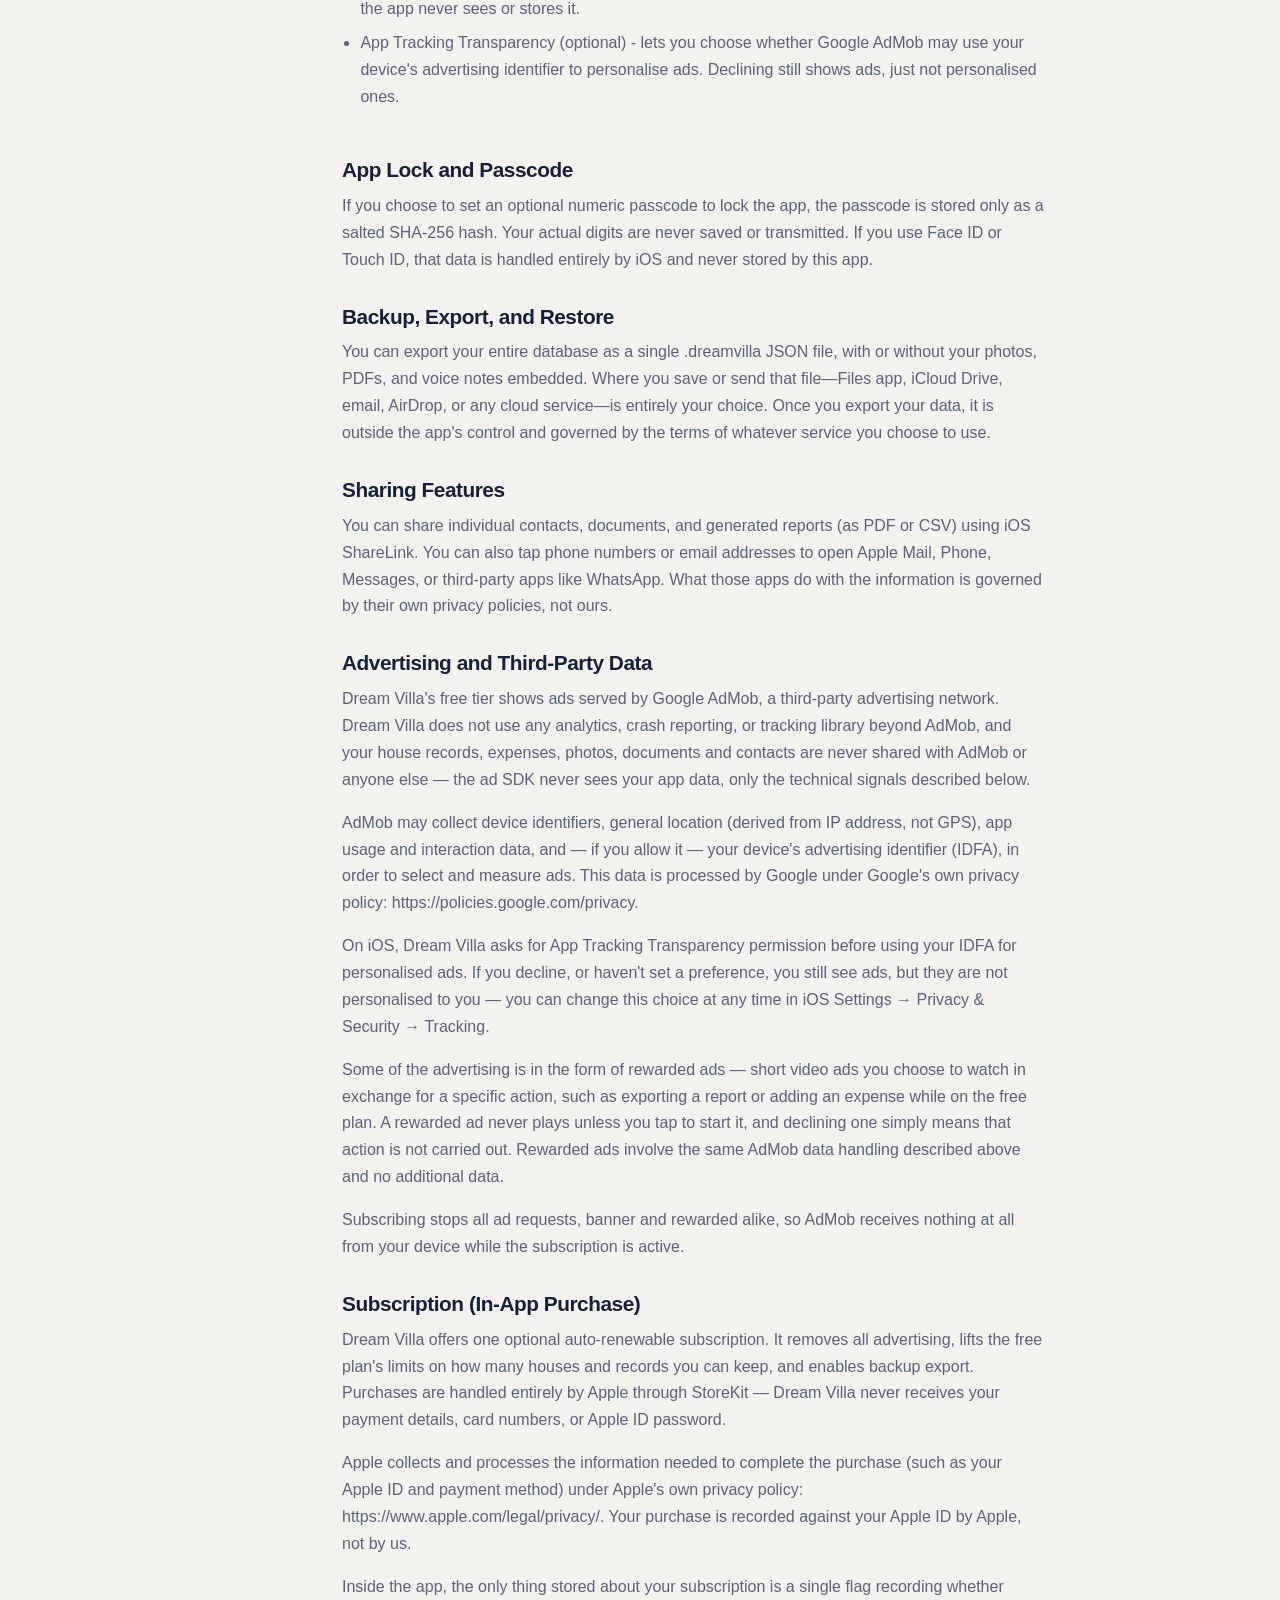
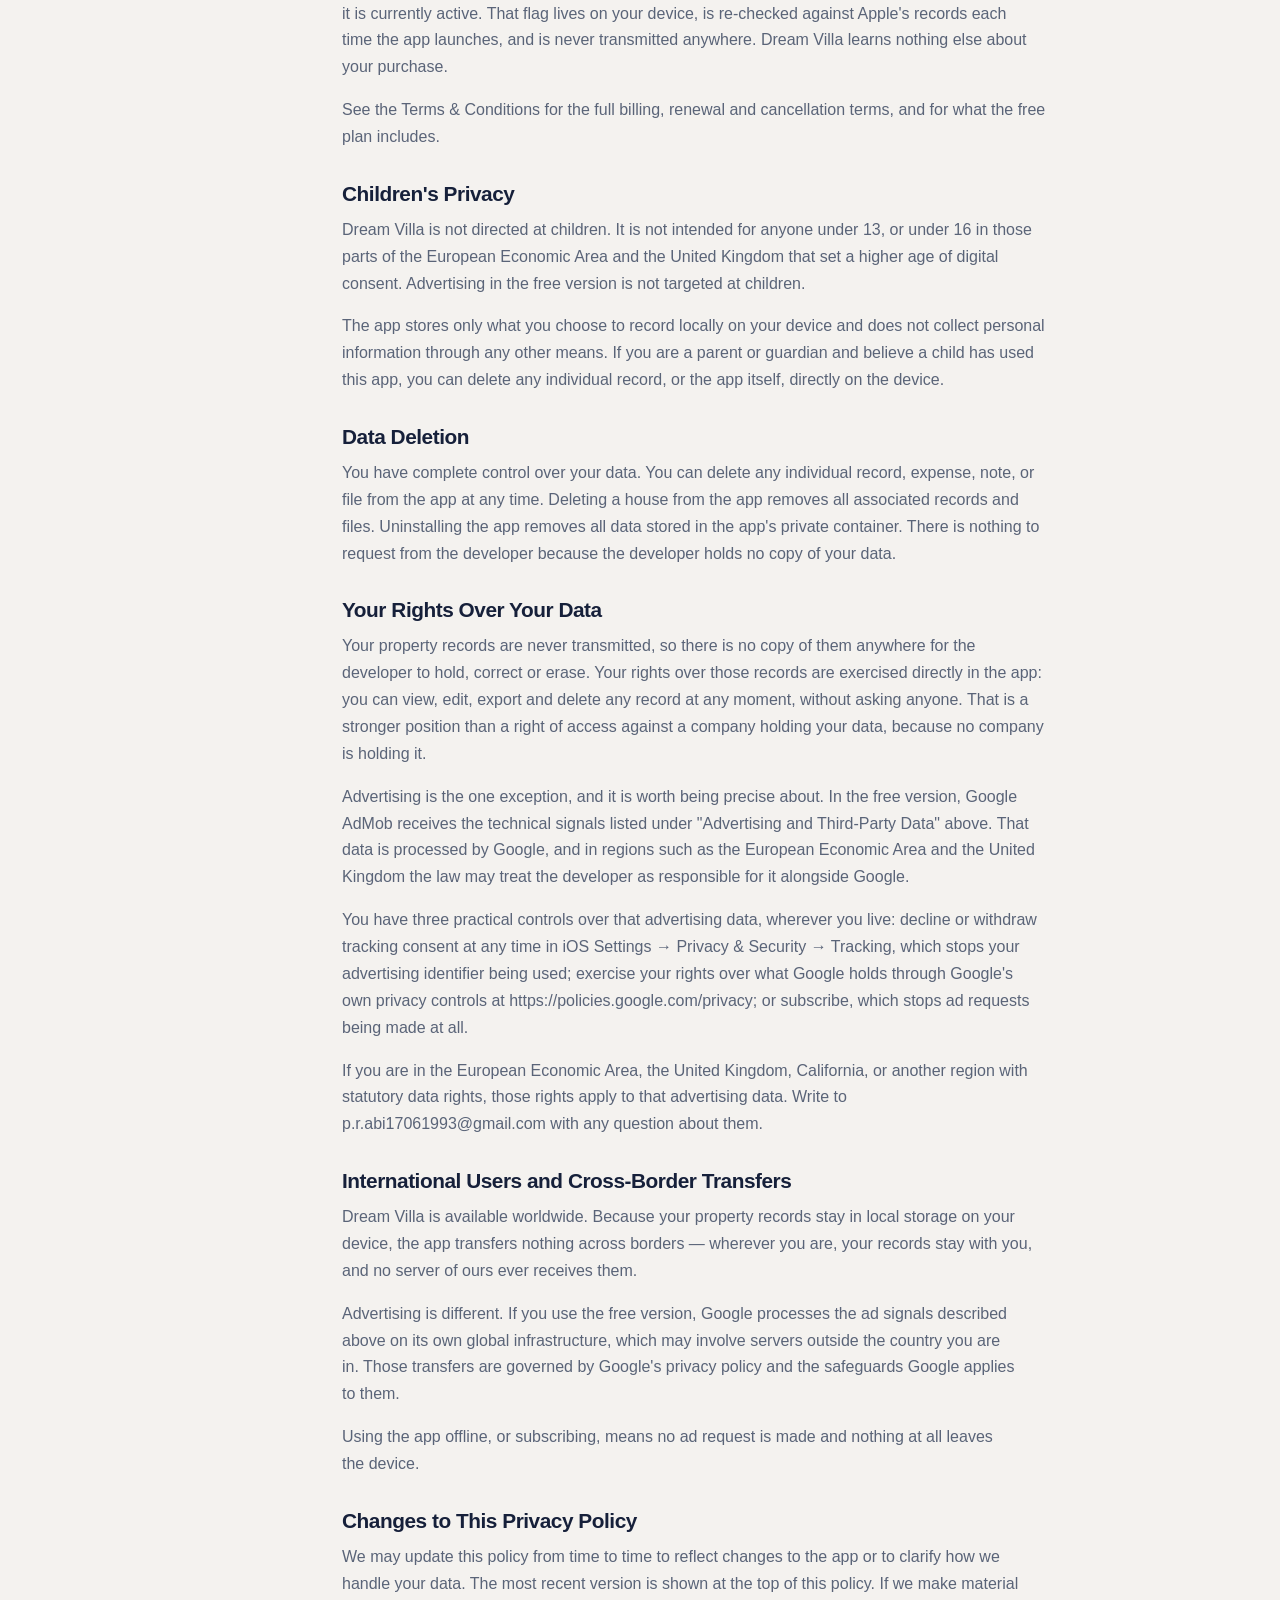
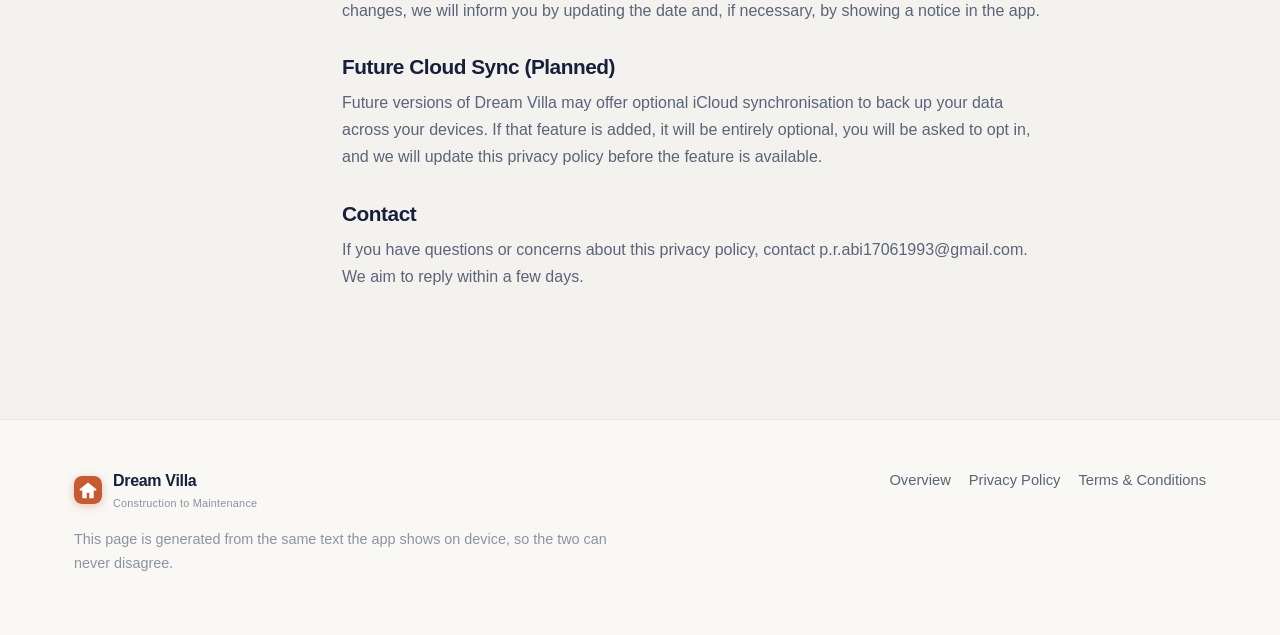
<file: privacy.html>
<!DOCTYPE html>
<html lang="en">
<head>
<meta charset="utf-8">
<meta name="viewport" content="width=device-width, initial-scale=1">
<title>Privacy Policy — Dream Villa</title>
<meta name="description" content="Dream Villa stores all your property records locally on your device. Your property records never leave your device unless you choose to export or share them. The free plan shows ads from Google AdMob and limits how much you can store; an optional subscription removes the ads and lifts those limits. Both are described below.">
<meta name="theme-color" content="#c75933">
<link rel="icon" href="assets/icon.svg" type="image/svg+xml">
<link rel="stylesheet" href="assets/styles.css?v=3">
</head>
<body>

<header class="site-header">
  <div class="wrap">
    <a class="brand" href="index.html">
      <svg viewBox="0 0 64 64" width="26" height="26" aria-hidden="true"><rect width="64" height="64" rx="15" fill="#c75933"/><path d="M32 15 51 30v3h-6v16a2 2 0 0 1-2 2h-8V38h-6v13h-8a2 2 0 0 1-2-2V33h-6v-3z" fill="#fff"/></svg>
      <span>Dream Villa<small>Construction to Maintenance</small></span>
    </a>
    <nav class="site-nav" aria-label="Site">
      <a href="index.html">Overview</a>
      <a href="privacy.html" aria-current="page">Privacy Policy</a>
      <a href="terms.html">Terms</a>
    </nav>
  </div>
</header>

<main class="legal">
  <div class="wrap">
    <div class="legal-head">
      <p class="kicker">Dream Villa for iOS</p>
      <h1>Privacy Policy</h1>
      <p class="lede">Dream Villa stores all your property records locally on your device. Your property records never leave your device unless you choose to export or share them. The free plan shows ads from Google AdMob and limits how much you can store; an optional subscription removes the ads and lifts those limits. Both are described below.</p>
      <span class="badge is-accent">
        <svg viewBox="0 0 24 24" width="15" height="15" fill="none" stroke="currentColor" stroke-width="2.2" aria-hidden="true"><rect x="3" y="4" width="18" height="18" rx="2"/><path d="M16 2v4M8 2v4M3 10h18"/></svg>
        Last updated 26 August 2026
      </span>
    </div>

    <div class="legal-body">
      <nav class="toc" aria-label="On this page">
        <h2>On this page</h2>
        <ol>
          <li><a href="#what-this-privacy-policy-covers">What This Privacy Policy Covers</a></li>
          <li><a href="#what-we-collect-nothing-leaves-your-device">What We Collect: Nothing Leaves Your Device</a></li>
          <li><a href="#what-you-can-store">What You Can Store</a></li>
          <li><a href="#data-storage-and-encryption">Data Storage and Encryption</a></li>
          <li><a href="#app-permissions-and-why-we-need-them">App Permissions and Why We Need Them</a></li>
          <li><a href="#app-lock-and-passcode">App Lock and Passcode</a></li>
          <li><a href="#backup-export-and-restore">Backup, Export, and Restore</a></li>
          <li><a href="#sharing-features">Sharing Features</a></li>
          <li><a href="#advertising-and-third-party-data">Advertising and Third-Party Data</a></li>
          <li><a href="#subscription-in-app-purchase">Subscription (In-App Purchase)</a></li>
          <li><a href="#children-s-privacy">Children&#x27;s Privacy</a></li>
          <li><a href="#data-deletion">Data Deletion</a></li>
          <li><a href="#your-rights-over-your-data">Your Rights Over Your Data</a></li>
          <li><a href="#international-users-and-cross-border-transfers">International Users and Cross-Border Transfers</a></li>
          <li><a href="#changes-to-this-privacy-policy">Changes to This Privacy Policy</a></li>
          <li><a href="#future-cloud-sync-planned">Future Cloud Sync (Planned)</a></li>
          <li><a href="#contact">Contact</a></li>
        </ol>
      </nav>

      <article>
        <section id="what-this-privacy-policy-covers">
        <h2>What This Privacy Policy Covers</h2>
        <p>This app, Dream Villa, stores all your home and property records locally on your device. This policy explains how your data is handled, stored, and protected. If you have questions, contact p.r.abi17061993@gmail.com.</p>
        </section>
        <section id="what-we-collect-nothing-leaves-your-device">
        <h2>What We Collect: Nothing Leaves Your Device</h2>
        <p>Dream Villa collects no personal data that leaves your device. Every record you create—house details, expenses, photos, documents, contacts, notes—stays in the app&#x27;s secure local storage on your phone. You always have complete control over what you store and who you share it with.</p>
        <p>This applies to your property records. The free version of the app also shows ads served by Google AdMob, which involves its own, separate data handling described below — that ad traffic never includes any of your property records.</p>
        </section>
        <section id="what-you-can-store">
        <h2>What You Can Store</h2>
        <p>You choose what to store in Dream Villa, including: house addresses and location pins, tradespeople contacts, documents (deeds, plans, agreements, bills), expense records, payment schedules, progress photos, daily site diary entries, voice notes, material inventory, maintenance records, appliance details, utility bills, warranties, and optionally vehicle and insurance information. None of this leaves your device unless you choose to export or share it.</p>
        </section>
        <section id="data-storage-and-encryption">
        <h2>Data Storage and Encryption</h2>
        <p>All your records are stored in a local SwiftData database inside the app&#x27;s private container. Photos, PDFs, and voice notes are stored as files in the app&#x27;s private Application Support directory on your device. When your device is locked, iOS applies file-level encryption to protect your data.</p>
        </section>
        <section id="app-permissions-and-why-we-need-them">
        <h2>App Permissions and Why We Need Them</h2>
        <p>Dream Villa asks for these permissions and uses them only as described below:</p>
        <ul>
          <li>Photo Library - to let you attach images of your house, progress photos, and scanned bills to your records.</li>
          <li>Camera - to let you capture progress photos and bill images directly in the app.</li>
          <li>Microphone - to let you record voice notes in your daily site diary.</li>
          <li>Location (when in use only) - to show your current position on the map while you select a house location. The app never tracks your location in the background or stores location history.</li>
          <li>Notifications - to send you local reminders for payment due dates, service schedules, and warranty expiry. These reminders are scheduled on your device, not sent through any server.</li>
          <li>Face ID / Touch ID (optional) - for the optional app lock feature only. iOS handles biometric data; the app never sees or stores it.</li>
          <li>App Tracking Transparency (optional) - lets you choose whether Google AdMob may use your device&#x27;s advertising identifier to personalise ads. Declining still shows ads, just not personalised ones.</li>
        </ul>
        </section>
        <section id="app-lock-and-passcode">
        <h2>App Lock and Passcode</h2>
        <p>If you choose to set an optional numeric passcode to lock the app, the passcode is stored only as a salted SHA-256 hash. Your actual digits are never saved or transmitted. If you use Face ID or Touch ID, that data is handled entirely by iOS and never stored by this app.</p>
        </section>
        <section id="backup-export-and-restore">
        <h2>Backup, Export, and Restore</h2>
        <p>You can export your entire database as a single .dreamvilla JSON file, with or without your photos, PDFs, and voice notes embedded. Where you save or send that file—Files app, iCloud Drive, email, AirDrop, or any cloud service—is entirely your choice. Once you export your data, it is outside the app&#x27;s control and governed by the terms of whatever service you choose to use.</p>
        </section>
        <section id="sharing-features">
        <h2>Sharing Features</h2>
        <p>You can share individual contacts, documents, and generated reports (as PDF or CSV) using iOS ShareLink. You can also tap phone numbers or email addresses to open Apple Mail, Phone, Messages, or third-party apps like WhatsApp. What those apps do with the information is governed by their own privacy policies, not ours.</p>
        </section>
        <section id="advertising-and-third-party-data">
        <h2>Advertising and Third-Party Data</h2>
        <p>Dream Villa&#x27;s free tier shows ads served by Google AdMob, a third-party advertising network. Dream Villa does not use any analytics, crash reporting, or tracking library beyond AdMob, and your house records, expenses, photos, documents and contacts are never shared with AdMob or anyone else — the ad SDK never sees your app data, only the technical signals described below.</p>
        <p>AdMob may collect device identifiers, general location (derived from IP address, not GPS), app usage and interaction data, and — if you allow it — your device&#x27;s advertising identifier (IDFA), in order to select and measure ads. This data is processed by Google under Google&#x27;s own privacy policy: https://policies.google.com/privacy.</p>
        <p>On iOS, Dream Villa asks for App Tracking Transparency permission before using your IDFA for personalised ads. If you decline, or haven&#x27;t set a preference, you still see ads, but they are not personalised to you — you can change this choice at any time in iOS Settings → Privacy &amp; Security → Tracking.</p>
        <p>Some of the advertising is in the form of rewarded ads — short video ads you choose to watch in exchange for a specific action, such as exporting a report or adding an expense while on the free plan. A rewarded ad never plays unless you tap to start it, and declining one simply means that action is not carried out. Rewarded ads involve the same AdMob data handling described above and no additional data.</p>
        <p>Subscribing stops all ad requests, banner and rewarded alike, so AdMob receives nothing at all from your device while the subscription is active.</p>
        </section>
        <section id="subscription-in-app-purchase">
        <h2>Subscription (In-App Purchase)</h2>
        <p>Dream Villa offers one optional auto-renewable subscription. It removes all advertising, lifts the free plan&#x27;s limits on how many houses and records you can keep, and enables backup export. Purchases are handled entirely by Apple through StoreKit — Dream Villa never receives your payment details, card numbers, or Apple ID password.</p>
        <p>Apple collects and processes the information needed to complete the purchase (such as your Apple ID and payment method) under Apple&#x27;s own privacy policy: https://www.apple.com/legal/privacy/. Your purchase is recorded against your Apple ID by Apple, not by us.</p>
        <p>Inside the app, the only thing stored about your subscription is a single flag recording whether it is currently active. That flag lives on your device, is re-checked against Apple&#x27;s records each time the app launches, and is never transmitted anywhere. Dream Villa learns nothing else about your purchase.</p>
        <p>See the Terms &amp; Conditions for the full billing, renewal and cancellation terms, and for what the free plan includes.</p>
        </section>
        <section id="children-s-privacy">
        <h2>Children&#x27;s Privacy</h2>
        <p>Dream Villa is not directed at children. It is not intended for anyone under 13, or under 16 in those parts of the European Economic Area and the United Kingdom that set a higher age of digital consent. Advertising in the free version is not targeted at children.</p>
        <p>The app stores only what you choose to record locally on your device and does not collect personal information through any other means. If you are a parent or guardian and believe a child has used this app, you can delete any individual record, or the app itself, directly on the device.</p>
        </section>
        <section id="data-deletion">
        <h2>Data Deletion</h2>
        <p>You have complete control over your data. You can delete any individual record, expense, note, or file from the app at any time. Deleting a house from the app removes all associated records and files. Uninstalling the app removes all data stored in the app&#x27;s private container. There is nothing to request from the developer because the developer holds no copy of your data.</p>
        </section>
        <section id="your-rights-over-your-data">
        <h2>Your Rights Over Your Data</h2>
        <p>Your property records are never transmitted, so there is no copy of them anywhere for the developer to hold, correct or erase. Your rights over those records are exercised directly in the app: you can view, edit, export and delete any record at any moment, without asking anyone. That is a stronger position than a right of access against a company holding your data, because no company is holding it.</p>
        <p>Advertising is the one exception, and it is worth being precise about. In the free version, Google AdMob receives the technical signals listed under &quot;Advertising and Third-Party Data&quot; above. That data is processed by Google, and in regions such as the European Economic Area and the United Kingdom the law may treat the developer as responsible for it alongside Google.</p>
        <p>You have three practical controls over that advertising data, wherever you live: decline or withdraw tracking consent at any time in iOS Settings → Privacy &amp; Security → Tracking, which stops your advertising identifier being used; exercise your rights over what Google holds through Google&#x27;s own privacy controls at https://policies.google.com/privacy; or subscribe, which stops ad requests being made at all.</p>
        <p>If you are in the European Economic Area, the United Kingdom, California, or another region with statutory data rights, those rights apply to that advertising data. Write to p.r.abi17061993@gmail.com with any question about them.</p>
        </section>
        <section id="international-users-and-cross-border-transfers">
        <h2>International Users and Cross-Border Transfers</h2>
        <p>Dream Villa is available worldwide. Because your property records stay in local storage on your device, the app transfers nothing across borders — wherever you are, your records stay with you, and no server of ours ever receives them.</p>
        <p>Advertising is different. If you use the free version, Google processes the ad signals described above on its own global infrastructure, which may involve servers outside the country you are in. Those transfers are governed by Google&#x27;s privacy policy and the safeguards Google applies to them.</p>
        <p>Using the app offline, or subscribing, means no ad request is made and nothing at all leaves the device.</p>
        </section>
        <section id="changes-to-this-privacy-policy">
        <h2>Changes to This Privacy Policy</h2>
        <p>We may update this policy from time to time to reflect changes to the app or to clarify how we handle your data. The most recent version is shown at the top of this policy. If we make material changes, we will inform you by updating the date and, if necessary, by showing a notice in the app.</p>
        </section>
        <section id="future-cloud-sync-planned">
        <h2>Future Cloud Sync (Planned)</h2>
        <p>Future versions of Dream Villa may offer optional iCloud synchronisation to back up your data across your devices. If that feature is added, it will be entirely optional, you will be asked to opt in, and we will update this privacy policy before the feature is available.</p>
        </section>
        <section id="contact">
        <h2>Contact</h2>
        <p>If you have questions or concerns about this privacy policy, contact p.r.abi17061993@gmail.com. We aim to reply within a few days.</p>
        </section>
      </article>
    </div>
  </div>
</main>

<footer class="site-footer">
  <div class="wrap footer-grid">
    <div>
      <a class="brand" href="index.html">
        <svg viewBox="0 0 64 64" width="26" height="26" aria-hidden="true"><rect width="64" height="64" rx="15" fill="#c75933"/><path d="M32 15 51 30v3h-6v16a2 2 0 0 1-2 2h-8V38h-6v13h-8a2 2 0 0 1-2-2V33h-6v-3z" fill="#fff"/></svg>
        <span>Dream Villa<small>Construction to Maintenance</small></span>
      </a>
      <p class="small" style="margin-top:14px">
        This page is generated from the same text the app shows on device, so the two
        can never disagree.
      </p>
    </div>
    <nav aria-label="Footer">
      <a href="index.html">Overview</a>
      <a href="privacy.html">Privacy Policy</a>
      <a href="terms.html">Terms &amp; Conditions</a>
    </nav>
  </div>
</footer>

</body>
</html>
</file>
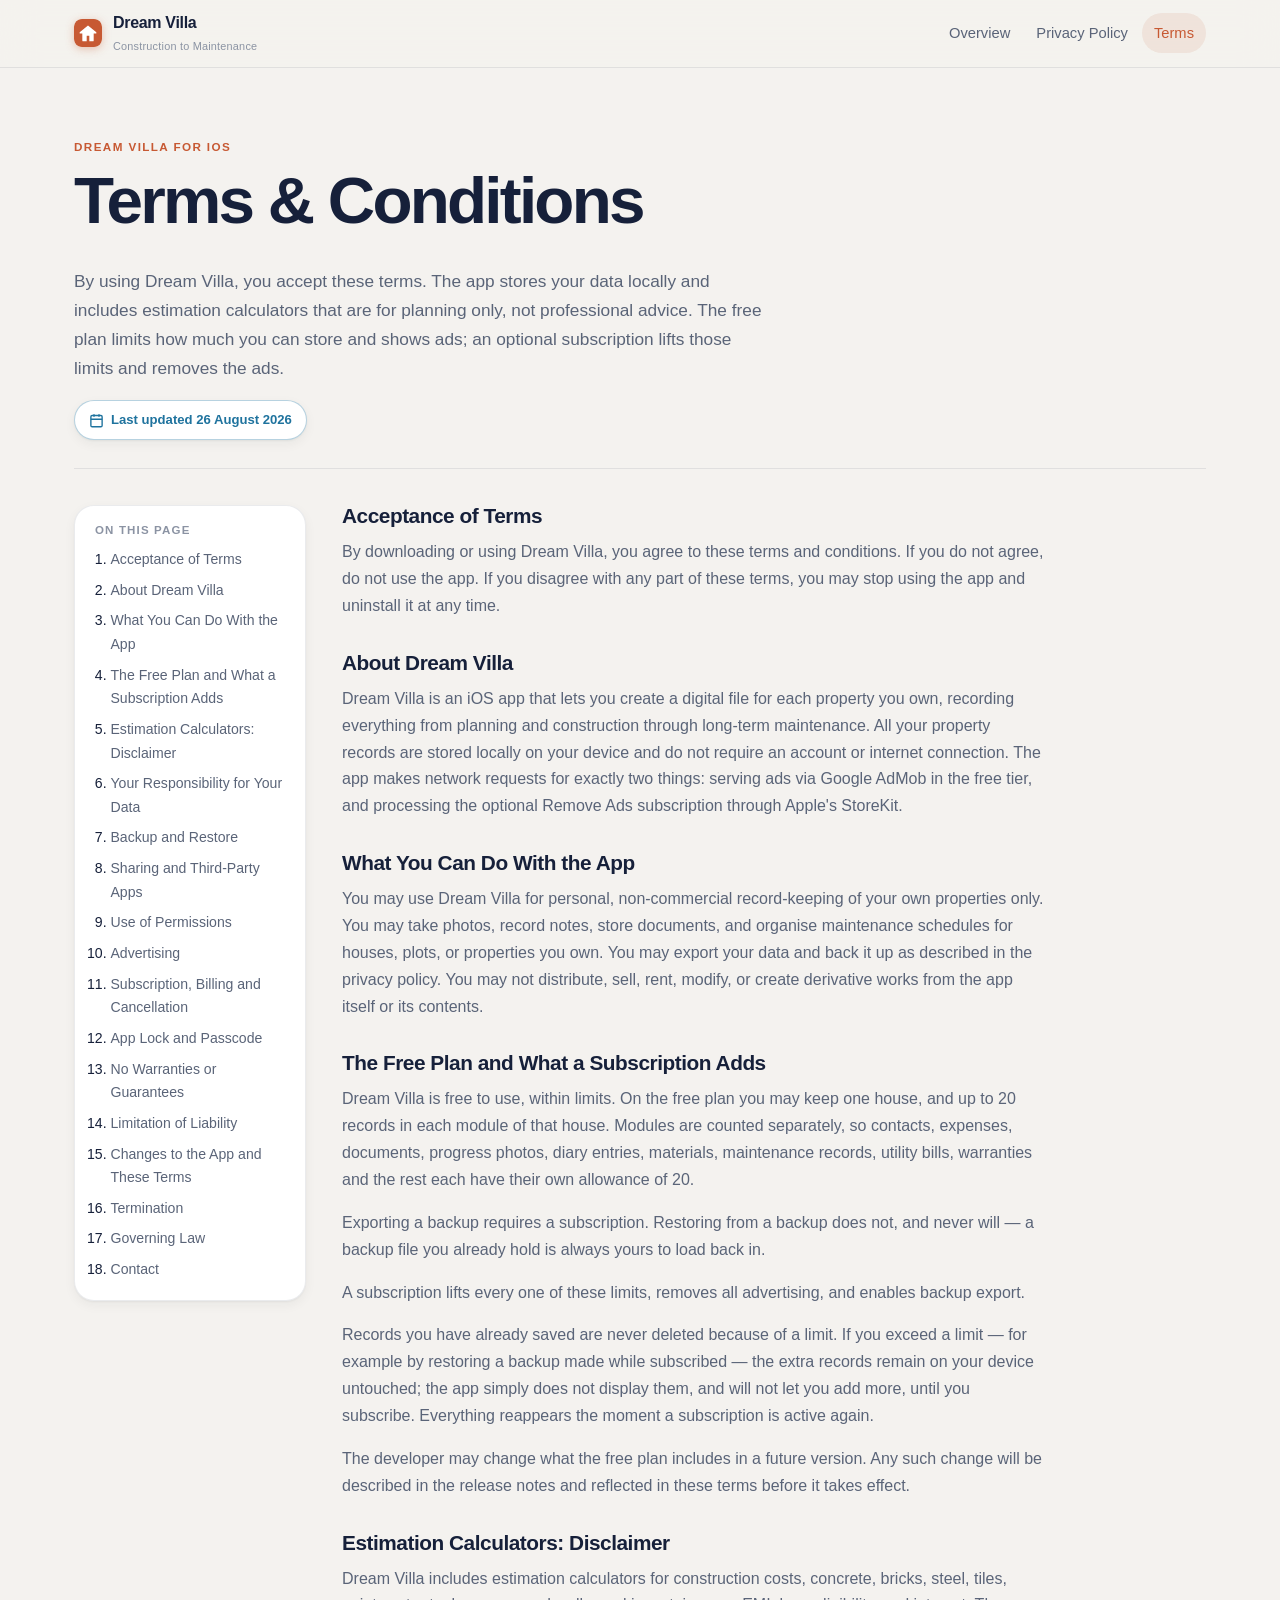
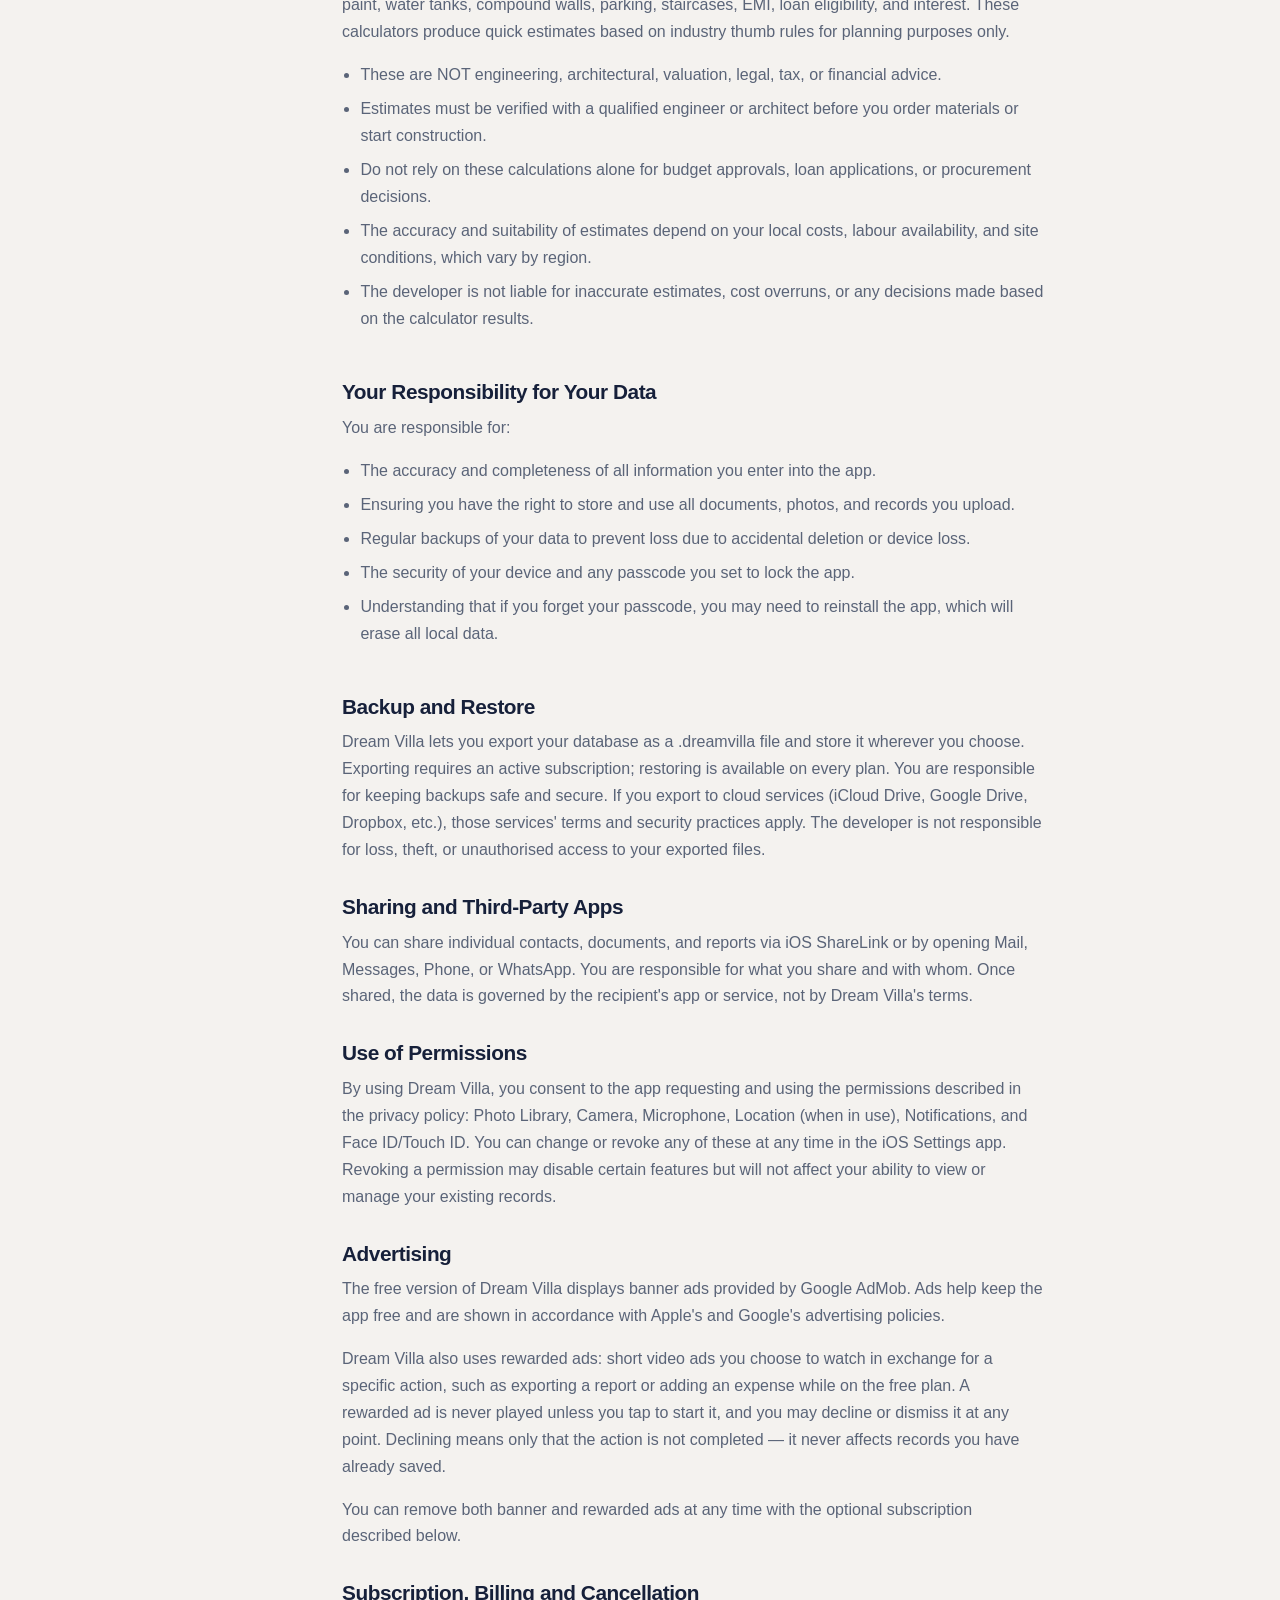
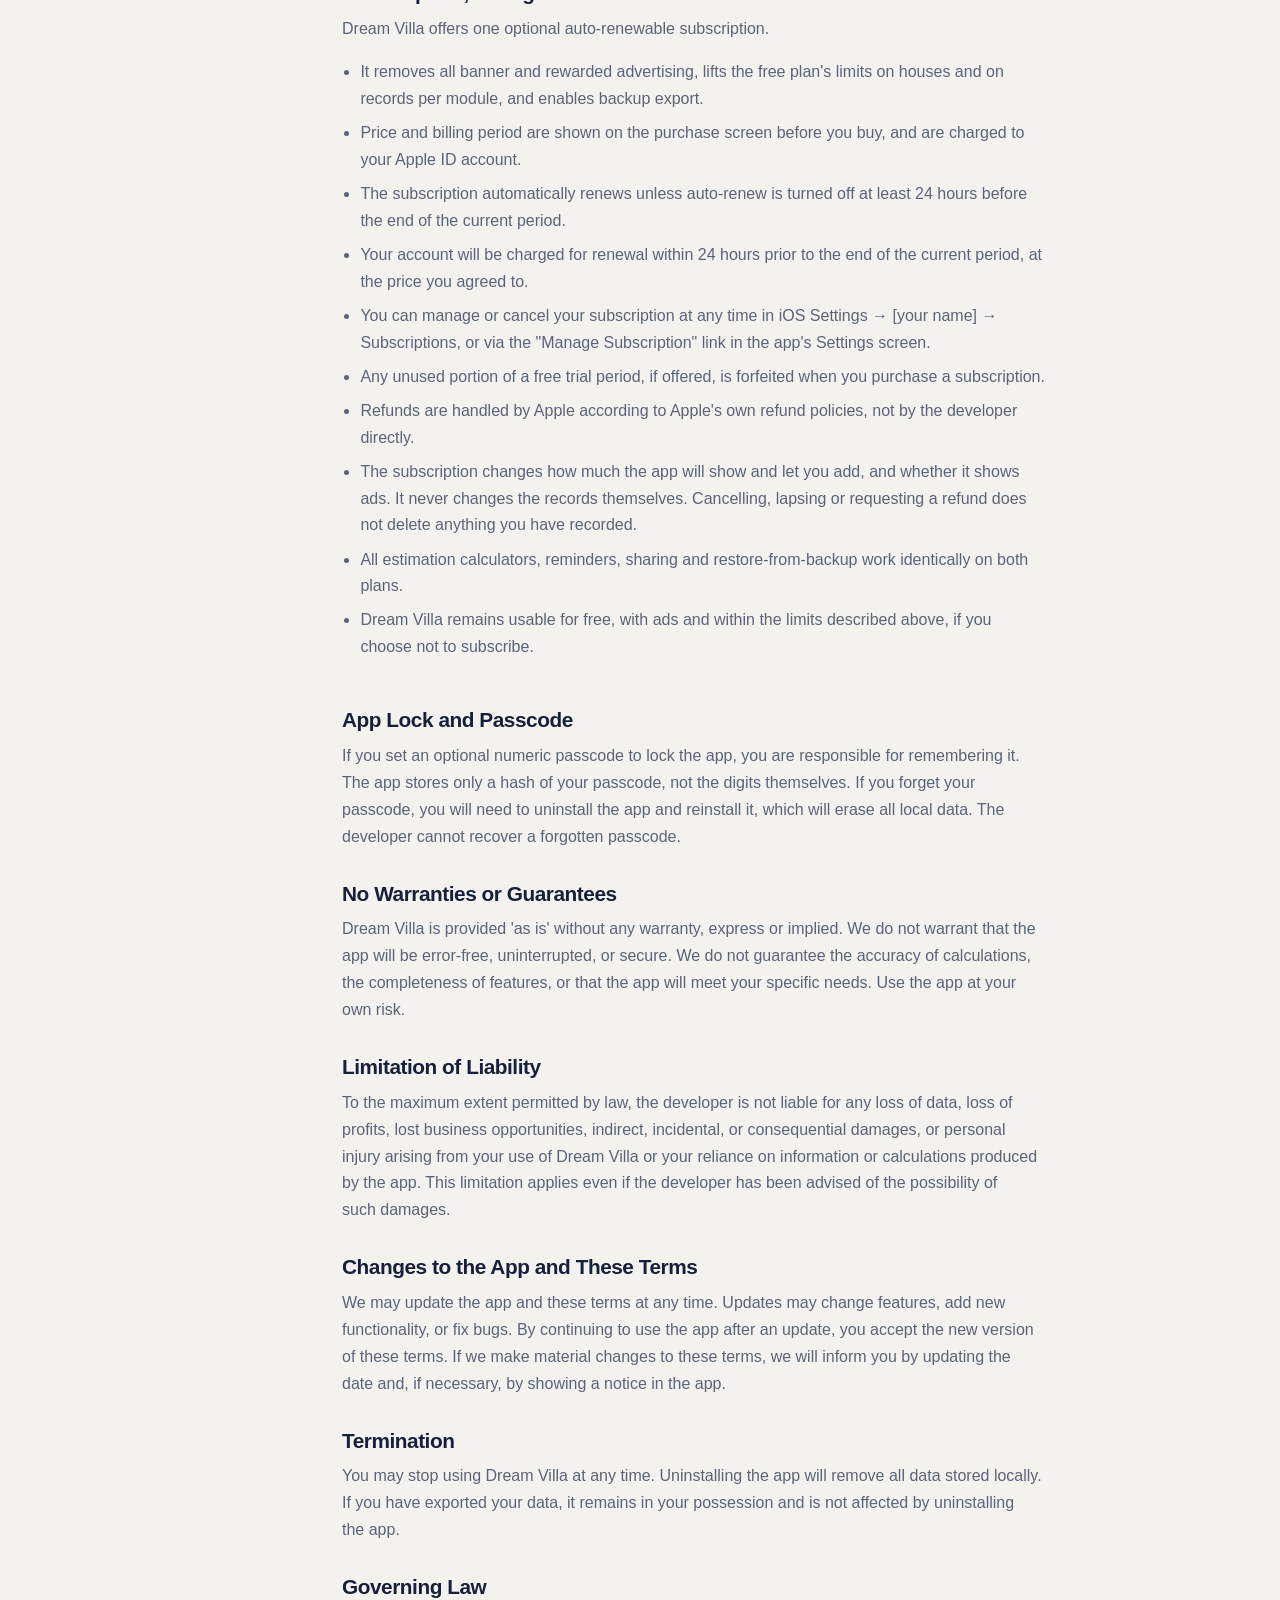
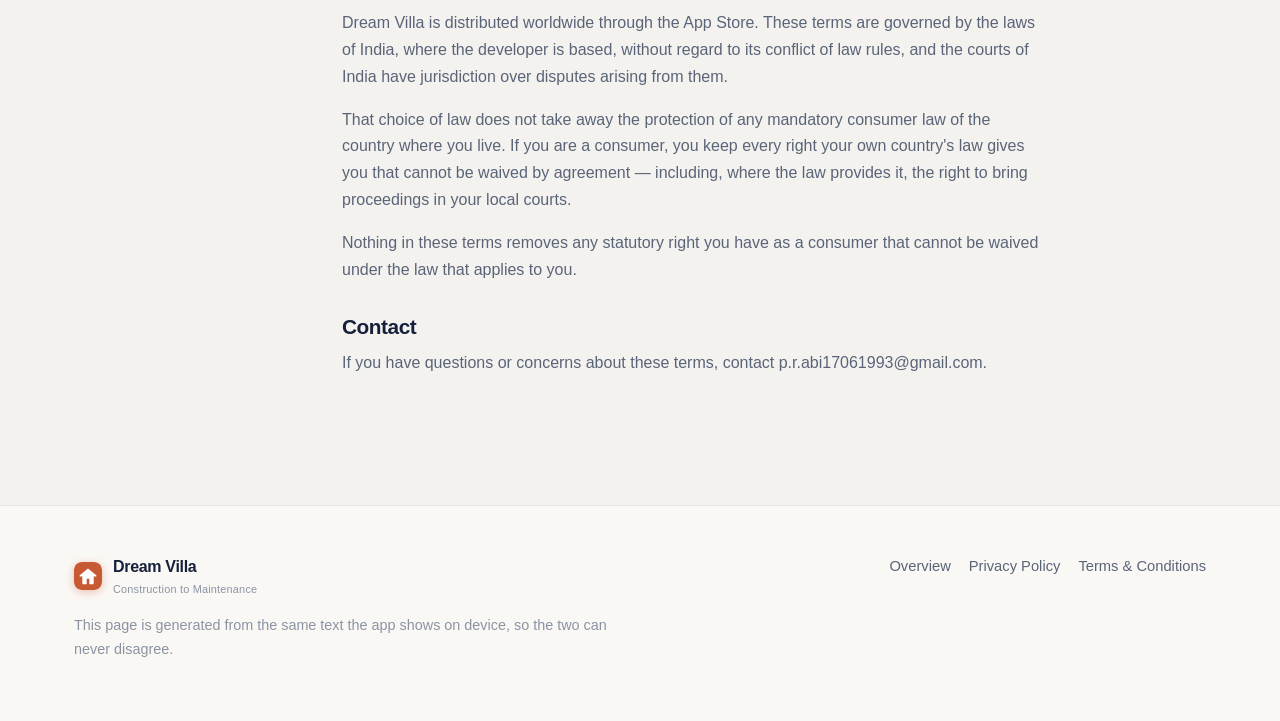
<file: terms.html>
<!DOCTYPE html>
<html lang="en">
<head>
<meta charset="utf-8">
<meta name="viewport" content="width=device-width, initial-scale=1">
<title>Terms &amp; Conditions — Dream Villa</title>
<meta name="description" content="By using Dream Villa, you accept these terms. The app stores your data locally and includes estimation calculators that are for planning only, not professional advice. The free plan limits how much you can store and shows ads; an optional subscription lifts those limits and removes the ads.">
<meta name="theme-color" content="#c75933">
<link rel="icon" href="assets/icon.svg" type="image/svg+xml">
<link rel="stylesheet" href="assets/styles.css?v=3">
</head>
<body>

<header class="site-header">
  <div class="wrap">
    <a class="brand" href="index.html">
      <svg viewBox="0 0 64 64" width="26" height="26" aria-hidden="true"><rect width="64" height="64" rx="15" fill="#c75933"/><path d="M32 15 51 30v3h-6v16a2 2 0 0 1-2 2h-8V38h-6v13h-8a2 2 0 0 1-2-2V33h-6v-3z" fill="#fff"/></svg>
      <span>Dream Villa<small>Construction to Maintenance</small></span>
    </a>
    <nav class="site-nav" aria-label="Site">
      <a href="index.html">Overview</a>
      <a href="privacy.html">Privacy Policy</a>
      <a href="terms.html" aria-current="page">Terms</a>
    </nav>
  </div>
</header>

<main class="legal">
  <div class="wrap">
    <div class="legal-head">
      <p class="kicker">Dream Villa for iOS</p>
      <h1>Terms &amp; Conditions</h1>
      <p class="lede">By using Dream Villa, you accept these terms. The app stores your data locally and includes estimation calculators that are for planning only, not professional advice. The free plan limits how much you can store and shows ads; an optional subscription lifts those limits and removes the ads.</p>
      <span class="badge is-accent">
        <svg viewBox="0 0 24 24" width="15" height="15" fill="none" stroke="currentColor" stroke-width="2.2" aria-hidden="true"><rect x="3" y="4" width="18" height="18" rx="2"/><path d="M16 2v4M8 2v4M3 10h18"/></svg>
        Last updated 26 August 2026
      </span>
    </div>

    <div class="legal-body">
      <nav class="toc" aria-label="On this page">
        <h2>On this page</h2>
        <ol>
          <li><a href="#acceptance-of-terms">Acceptance of Terms</a></li>
          <li><a href="#about-dream-villa">About Dream Villa</a></li>
          <li><a href="#what-you-can-do-with-the-app">What You Can Do With the App</a></li>
          <li><a href="#the-free-plan-and-what-a-subscription-adds">The Free Plan and What a Subscription Adds</a></li>
          <li><a href="#estimation-calculators-disclaimer">Estimation Calculators: Disclaimer</a></li>
          <li><a href="#your-responsibility-for-your-data">Your Responsibility for Your Data</a></li>
          <li><a href="#backup-and-restore">Backup and Restore</a></li>
          <li><a href="#sharing-and-third-party-apps">Sharing and Third-Party Apps</a></li>
          <li><a href="#use-of-permissions">Use of Permissions</a></li>
          <li><a href="#advertising">Advertising</a></li>
          <li><a href="#subscription-billing-and-cancellation">Subscription, Billing and Cancellation</a></li>
          <li><a href="#app-lock-and-passcode">App Lock and Passcode</a></li>
          <li><a href="#no-warranties-or-guarantees">No Warranties or Guarantees</a></li>
          <li><a href="#limitation-of-liability">Limitation of Liability</a></li>
          <li><a href="#changes-to-the-app-and-these-terms">Changes to the App and These Terms</a></li>
          <li><a href="#termination">Termination</a></li>
          <li><a href="#governing-law">Governing Law</a></li>
          <li><a href="#contact">Contact</a></li>
        </ol>
      </nav>

      <article>
        <section id="acceptance-of-terms">
        <h2>Acceptance of Terms</h2>
        <p>By downloading or using Dream Villa, you agree to these terms and conditions. If you do not agree, do not use the app. If you disagree with any part of these terms, you may stop using the app and uninstall it at any time.</p>
        </section>
        <section id="about-dream-villa">
        <h2>About Dream Villa</h2>
        <p>Dream Villa is an iOS app that lets you create a digital file for each property you own, recording everything from planning and construction through long-term maintenance. All your property records are stored locally on your device and do not require an account or internet connection. The app makes network requests for exactly two things: serving ads via Google AdMob in the free tier, and processing the optional Remove Ads subscription through Apple&#x27;s StoreKit.</p>
        </section>
        <section id="what-you-can-do-with-the-app">
        <h2>What You Can Do With the App</h2>
        <p>You may use Dream Villa for personal, non-commercial record-keeping of your own properties only. You may take photos, record notes, store documents, and organise maintenance schedules for houses, plots, or properties you own. You may export your data and back it up as described in the privacy policy. You may not distribute, sell, rent, modify, or create derivative works from the app itself or its contents.</p>
        </section>
        <section id="the-free-plan-and-what-a-subscription-adds">
        <h2>The Free Plan and What a Subscription Adds</h2>
        <p>Dream Villa is free to use, within limits. On the free plan you may keep one house, and up to 20 records in each module of that house. Modules are counted separately, so contacts, expenses, documents, progress photos, diary entries, materials, maintenance records, utility bills, warranties and the rest each have their own allowance of 20.</p>
        <p>Exporting a backup requires a subscription. Restoring from a backup does not, and never will — a backup file you already hold is always yours to load back in.</p>
        <p>A subscription lifts every one of these limits, removes all advertising, and enables backup export.</p>
        <p>Records you have already saved are never deleted because of a limit. If you exceed a limit — for example by restoring a backup made while subscribed — the extra records remain on your device untouched; the app simply does not display them, and will not let you add more, until you subscribe. Everything reappears the moment a subscription is active again.</p>
        <p>The developer may change what the free plan includes in a future version. Any such change will be described in the release notes and reflected in these terms before it takes effect.</p>
        </section>
        <section id="estimation-calculators-disclaimer">
        <h2>Estimation Calculators: Disclaimer</h2>
        <p>Dream Villa includes estimation calculators for construction costs, concrete, bricks, steel, tiles, paint, water tanks, compound walls, parking, staircases, EMI, loan eligibility, and interest. These calculators produce quick estimates based on industry thumb rules for planning purposes only.</p>
        <ul>
          <li>These are NOT engineering, architectural, valuation, legal, tax, or financial advice.</li>
          <li>Estimates must be verified with a qualified engineer or architect before you order materials or start construction.</li>
          <li>Do not rely on these calculations alone for budget approvals, loan applications, or procurement decisions.</li>
          <li>The accuracy and suitability of estimates depend on your local costs, labour availability, and site conditions, which vary by region.</li>
          <li>The developer is not liable for inaccurate estimates, cost overruns, or any decisions made based on the calculator results.</li>
        </ul>
        </section>
        <section id="your-responsibility-for-your-data">
        <h2>Your Responsibility for Your Data</h2>
        <p>You are responsible for:</p>
        <ul>
          <li>The accuracy and completeness of all information you enter into the app.</li>
          <li>Ensuring you have the right to store and use all documents, photos, and records you upload.</li>
          <li>Regular backups of your data to prevent loss due to accidental deletion or device loss.</li>
          <li>The security of your device and any passcode you set to lock the app.</li>
          <li>Understanding that if you forget your passcode, you may need to reinstall the app, which will erase all local data.</li>
        </ul>
        </section>
        <section id="backup-and-restore">
        <h2>Backup and Restore</h2>
        <p>Dream Villa lets you export your database as a .dreamvilla file and store it wherever you choose. Exporting requires an active subscription; restoring is available on every plan. You are responsible for keeping backups safe and secure. If you export to cloud services (iCloud Drive, Google Drive, Dropbox, etc.), those services&#x27; terms and security practices apply. The developer is not responsible for loss, theft, or unauthorised access to your exported files.</p>
        </section>
        <section id="sharing-and-third-party-apps">
        <h2>Sharing and Third-Party Apps</h2>
        <p>You can share individual contacts, documents, and reports via iOS ShareLink or by opening Mail, Messages, Phone, or WhatsApp. You are responsible for what you share and with whom. Once shared, the data is governed by the recipient&#x27;s app or service, not by Dream Villa&#x27;s terms.</p>
        </section>
        <section id="use-of-permissions">
        <h2>Use of Permissions</h2>
        <p>By using Dream Villa, you consent to the app requesting and using the permissions described in the privacy policy: Photo Library, Camera, Microphone, Location (when in use), Notifications, and Face ID/Touch ID. You can change or revoke any of these at any time in the iOS Settings app. Revoking a permission may disable certain features but will not affect your ability to view or manage your existing records.</p>
        </section>
        <section id="advertising">
        <h2>Advertising</h2>
        <p>The free version of Dream Villa displays banner ads provided by Google AdMob. Ads help keep the app free and are shown in accordance with Apple&#x27;s and Google&#x27;s advertising policies.</p>
        <p>Dream Villa also uses rewarded ads: short video ads you choose to watch in exchange for a specific action, such as exporting a report or adding an expense while on the free plan. A rewarded ad is never played unless you tap to start it, and you may decline or dismiss it at any point. Declining means only that the action is not completed — it never affects records you have already saved.</p>
        <p>You can remove both banner and rewarded ads at any time with the optional subscription described below.</p>
        </section>
        <section id="subscription-billing-and-cancellation">
        <h2>Subscription, Billing and Cancellation</h2>
        <p>Dream Villa offers one optional auto-renewable subscription.</p>
        <ul>
          <li>It removes all banner and rewarded advertising, lifts the free plan&#x27;s limits on houses and on records per module, and enables backup export.</li>
          <li>Price and billing period are shown on the purchase screen before you buy, and are charged to your Apple ID account.</li>
          <li>The subscription automatically renews unless auto-renew is turned off at least 24 hours before the end of the current period.</li>
          <li>Your account will be charged for renewal within 24 hours prior to the end of the current period, at the price you agreed to.</li>
          <li>You can manage or cancel your subscription at any time in iOS Settings → [your name] → Subscriptions, or via the &quot;Manage Subscription&quot; link in the app&#x27;s Settings screen.</li>
          <li>Any unused portion of a free trial period, if offered, is forfeited when you purchase a subscription.</li>
          <li>Refunds are handled by Apple according to Apple&#x27;s own refund policies, not by the developer directly.</li>
          <li>The subscription changes how much the app will show and let you add, and whether it shows ads. It never changes the records themselves. Cancelling, lapsing or requesting a refund does not delete anything you have recorded.</li>
          <li>All estimation calculators, reminders, sharing and restore-from-backup work identically on both plans.</li>
          <li>Dream Villa remains usable for free, with ads and within the limits described above, if you choose not to subscribe.</li>
        </ul>
        </section>
        <section id="app-lock-and-passcode">
        <h2>App Lock and Passcode</h2>
        <p>If you set an optional numeric passcode to lock the app, you are responsible for remembering it. The app stores only a hash of your passcode, not the digits themselves. If you forget your passcode, you will need to uninstall the app and reinstall it, which will erase all local data. The developer cannot recover a forgotten passcode.</p>
        </section>
        <section id="no-warranties-or-guarantees">
        <h2>No Warranties or Guarantees</h2>
        <p>Dream Villa is provided &#x27;as is&#x27; without any warranty, express or implied. We do not warrant that the app will be error-free, uninterrupted, or secure. We do not guarantee the accuracy of calculations, the completeness of features, or that the app will meet your specific needs. Use the app at your own risk.</p>
        </section>
        <section id="limitation-of-liability">
        <h2>Limitation of Liability</h2>
        <p>To the maximum extent permitted by law, the developer is not liable for any loss of data, loss of profits, lost business opportunities, indirect, incidental, or consequential damages, or personal injury arising from your use of Dream Villa or your reliance on information or calculations produced by the app. This limitation applies even if the developer has been advised of the possibility of such damages.</p>
        </section>
        <section id="changes-to-the-app-and-these-terms">
        <h2>Changes to the App and These Terms</h2>
        <p>We may update the app and these terms at any time. Updates may change features, add new functionality, or fix bugs. By continuing to use the app after an update, you accept the new version of these terms. If we make material changes to these terms, we will inform you by updating the date and, if necessary, by showing a notice in the app.</p>
        </section>
        <section id="termination">
        <h2>Termination</h2>
        <p>You may stop using Dream Villa at any time. Uninstalling the app will remove all data stored locally. If you have exported your data, it remains in your possession and is not affected by uninstalling the app.</p>
        </section>
        <section id="governing-law">
        <h2>Governing Law</h2>
        <p>Dream Villa is distributed worldwide through the App Store. These terms are governed by the laws of India, where the developer is based, without regard to its conflict of law rules, and the courts of India have jurisdiction over disputes arising from them.</p>
        <p>That choice of law does not take away the protection of any mandatory consumer law of the country where you live. If you are a consumer, you keep every right your own country&#x27;s law gives you that cannot be waived by agreement — including, where the law provides it, the right to bring proceedings in your local courts.</p>
        <p>Nothing in these terms removes any statutory right you have as a consumer that cannot be waived under the law that applies to you.</p>
        </section>
        <section id="contact">
        <h2>Contact</h2>
        <p>If you have questions or concerns about these terms, contact p.r.abi17061993@gmail.com.</p>
        </section>
      </article>
    </div>
  </div>
</main>

<footer class="site-footer">
  <div class="wrap footer-grid">
    <div>
      <a class="brand" href="index.html">
        <svg viewBox="0 0 64 64" width="26" height="26" aria-hidden="true"><rect width="64" height="64" rx="15" fill="#c75933"/><path d="M32 15 51 30v3h-6v16a2 2 0 0 1-2 2h-8V38h-6v13h-8a2 2 0 0 1-2-2V33h-6v-3z" fill="#fff"/></svg>
        <span>Dream Villa<small>Construction to Maintenance</small></span>
      </a>
      <p class="small" style="margin-top:14px">
        This page is generated from the same text the app shows on device, so the two
        can never disagree.
      </p>
    </div>
    <nav aria-label="Footer">
      <a href="index.html">Overview</a>
      <a href="privacy.html">Privacy Policy</a>
      <a href="terms.html">Terms &amp; Conditions</a>
    </nav>
  </div>
</footer>

</body>
</html>
</file>
<file: assets/styles.css>
/* Dream Villa — shared styles for the site.
   Colours mirror the app's DesignSystem/Theme.swift so the web and the app read
   as one product. No external fonts or CDNs: the site works offline, like the app. */

:root {
  --brand: #c75933;
  --brand-soft: rgba(199, 89, 51, 0.10);
  --brand-strong: #a8461f;
  --brand-lift: #e0764a;
  --accent: #1f739e;
  --accent-soft: rgba(31, 115, 158, 0.10);
  --positive: #1f8c54;
  --warning: #b8760f;
  --danger: #c73333;

  --ink: #16203a;
  --ink-soft: #5a6478;
  --ink-faint: #8b93a3;
  --canvas: #f4f2ef;
  --surface: #ffffff;
  --surface-alt: #faf8f5;
  --hairline: rgba(26, 36, 56, 0.09);
  --hairline-strong: rgba(26, 36, 56, 0.16);

  --radius-s: 12px;
  --radius: 20px;
  --radius-l: 28px;

  /* Layered shadows read as real light rather than a single flat blur. */
  --shadow-xs: 0 1px 2px rgba(24, 30, 48, 0.05);
  --shadow:
    0 1px 2px rgba(24, 30, 48, 0.05),
    0 4px 12px rgba(24, 30, 48, 0.05);
  --shadow-md:
    0 2px 4px rgba(24, 30, 48, 0.05),
    0 10px 26px rgba(24, 30, 48, 0.08);
  --shadow-lg:
    0 4px 8px rgba(24, 30, 48, 0.06),
    0 18px 40px rgba(24, 30, 48, 0.12),
    0 40px 80px rgba(24, 30, 48, 0.10);
  --ring: 0 0 0 1px var(--hairline);

  --measure: 1180px;
  --gap: 24px;
  --ease: cubic-bezier(0.22, 0.68, 0.32, 1);
}

@media (prefers-color-scheme: dark) {
  :root {
    --brand: #f28554;
    --brand-soft: rgba(242, 133, 84, 0.13);
    --brand-strong: #f79b71;
    --brand-lift: #ffa279;
    --accent: #70bce6;
    --accent-soft: rgba(112, 188, 230, 0.13);
    --positive: #5cd18c;
    --warning: #fabf52;
    --danger: #fa736b;

    --ink: #edf1f8;
    --ink-soft: #a6afbf;
    --ink-faint: #7c8493;
    --canvas: #0c0d10;
    --surface: #17191e;
    --surface-alt: #131519;
    --hairline: rgba(235, 240, 247, 0.10);
    --hairline-strong: rgba(235, 240, 247, 0.18);

    --shadow-xs: 0 1px 2px rgba(0, 0, 0, 0.4);
    --shadow:
      0 1px 2px rgba(0, 0, 0, 0.45),
      0 4px 12px rgba(0, 0, 0, 0.35);
    --shadow-md:
      0 2px 4px rgba(0, 0, 0, 0.45),
      0 10px 26px rgba(0, 0, 0, 0.45);
    --shadow-lg:
      0 4px 8px rgba(0, 0, 0, 0.5),
      0 18px 40px rgba(0, 0, 0, 0.55),
      0 40px 80px rgba(0, 0, 0, 0.45);
  }
}

*,
*::before,
*::after { box-sizing: border-box; }

html {
  scroll-behavior: smooth;
  -webkit-text-size-adjust: 100%;
}

body {
  margin: 0;
  background: var(--canvas);
  color: var(--ink);
  font: 16px/1.68 -apple-system, BlinkMacSystemFont, "SF Pro Text", "Segoe UI",
        Roboto, "Helvetica Neue", Arial, sans-serif;
  -webkit-font-smoothing: antialiased;
  -moz-osx-font-smoothing: grayscale;
  text-rendering: optimizeLegibility;
  overflow-x: hidden;
}

img { max-width: 100%; display: block; }

a { color: var(--brand); text-decoration: none; }
a:hover { text-decoration: underline; }

:focus-visible {
  outline: 2px solid var(--brand);
  outline-offset: 3px;
  border-radius: 4px;
}

h1, h2, h3, h4 {
  margin: 0 0 0.5em;
  line-height: 1.1;
  letter-spacing: -0.03em;
  font-weight: 700;
  text-wrap: balance;
}

h1 {
  font-size: clamp(2.4rem, 6.4vw, 4.1rem);
  letter-spacing: -0.042em;
  line-height: 1.03;
}
h2 { font-size: clamp(1.75rem, 4.2vw, 2.7rem); letter-spacing: -0.035em; }
h3 { font-size: 1.16rem; letter-spacing: -0.02em; }

p { margin: 0 0 1em; text-wrap: pretty; }
p:last-child { margin-bottom: 0; }

.wrap {
  width: 100%;
  max-width: var(--measure);
  margin: 0 auto;
  padding: 0 24px;
}

.muted { color: var(--ink-soft); }
.small { font-size: 0.9rem; }

/* ---------- Scroll reveal ----------
   Pure CSS via scroll-driven animations; browsers without support simply show
   the content, and reduced-motion users always do. */

@media (prefers-reduced-motion: no-preference) {
  @supports (animation-timeline: view()) {
    .card,
    .feature,
    .gallery li,
    .modules li,
    .stats li,
    .notice,
    .section-head {
      animation: rise-in linear both;
      animation-timeline: view();
      animation-range: entry 0% cover 22%;
    }
  }
}

@keyframes rise-in {
  from { opacity: 0; transform: translateY(22px); }
  to { opacity: 1; transform: none; }
}

/* ---------- Header ---------- */

.site-header {
  position: sticky;
  top: 0;
  z-index: 50;
  background: color-mix(in srgb, var(--canvas) 78%, transparent);
  backdrop-filter: saturate(180%) blur(18px);
  -webkit-backdrop-filter: saturate(180%) blur(18px);
  border-bottom: 1px solid transparent;
  box-shadow: 0 1px 0 var(--hairline);
}

.site-header .wrap {
  display: flex;
  align-items: center;
  gap: 18px;
  min-height: 66px;
  flex-wrap: wrap;
}

.brand {
  display: inline-flex;
  align-items: center;
  gap: 11px;
  font-weight: 700;
  color: var(--ink);
  letter-spacing: -0.02em;
}
.brand:hover { text-decoration: none; }
.brand svg {
  width: 28px;
  height: 28px;
  flex: none;
  border-radius: 8px;
  box-shadow: 0 2px 8px color-mix(in srgb, var(--brand) 34%, transparent);
  transition: transform 0.4s var(--ease);
}
.brand:hover svg { transform: rotate(-6deg) scale(1.06); }
.brand small {
  display: block;
  font-size: 0.68rem;
  font-weight: 500;
  color: var(--ink-faint);
  letter-spacing: 0.02em;
}

.site-nav {
  margin-left: auto;
  display: flex;
  gap: 2px;
  flex-wrap: wrap;
}
.site-nav a {
  color: var(--ink-soft);
  font-size: 0.92rem;
  font-weight: 500;
  padding: 8px 12px;
  border-radius: 999px;
  transition: color 0.2s var(--ease), background 0.2s var(--ease);
}
.site-nav a:hover {
  text-decoration: none;
  color: var(--brand);
  background: var(--brand-soft);
}
.site-nav a[aria-current="page"] { color: var(--brand); background: var(--brand-soft); }

@media (max-width: 820px) {
  .site-nav a[href^="#"] { display: none; }
  .site-header .wrap { min-height: 58px; flex-wrap: nowrap; }
  .site-header .brand small { display: none; }
  .site-nav a { padding: 6px 10px; font-size: 0.86rem; }
}

/* ---------- Hero ---------- */

.hero {
  position: relative;
  padding: clamp(52px, 9vw, 116px) 0 clamp(40px, 6vw, 78px);
  isolation: isolate;
}

/* Ambient light: two soft colour washes behind the fold. */
.hero::before {
  content: "";
  position: absolute;
  /* Generous bleed and a soft mask so the wash never shows a rectangular seam,
     including where the translucent header samples it. */
  inset: -70% -40% -20% -40%;
  z-index: -1;
  background:
    radial-gradient(38% 34% at 26% 46%, color-mix(in srgb, var(--brand) 30%, transparent), transparent 68%),
    radial-gradient(34% 32% at 76% 32%, color-mix(in srgb, var(--accent) 24%, transparent), transparent 70%);
  filter: blur(60px);
  opacity: 0.5;
  pointer-events: none;
  -webkit-mask-image: radial-gradient(72% 62% at 50% 46%, #000 38%, transparent 78%);
  mask-image: radial-gradient(72% 62% at 50% 46%, #000 38%, transparent 78%);
}
@media (prefers-color-scheme: dark) {
  .hero::before { opacity: 0.5; }
}

.hero-grid {
  display: grid;
  grid-template-columns: minmax(0, 1fr);
  gap: clamp(34px, 5vw, 60px);
  align-items: center;
}
@media (min-width: 900px) {
  .hero-grid { grid-template-columns: minmax(0, 1fr) minmax(0, 450px); }
}

.eyebrow {
  display: inline-flex;
  align-items: center;
  gap: 8px;
  font-size: 0.76rem;
  font-weight: 700;
  letter-spacing: 0.09em;
  text-transform: uppercase;
  color: var(--brand);
  background: color-mix(in srgb, var(--surface) 70%, transparent);
  border: 1px solid color-mix(in srgb, var(--brand) 26%, transparent);
  padding: 7px 15px;
  border-radius: 999px;
  margin-bottom: 22px;
  box-shadow: var(--shadow-xs);
  backdrop-filter: blur(8px);
  -webkit-backdrop-filter: blur(8px);
}
.eyebrow svg { width: 15px; height: 15px; flex: none; }

.hero h1 {
  background: linear-gradient(168deg, var(--ink) 34%, color-mix(in srgb, var(--ink) 62%, var(--brand)));
  -webkit-background-clip: text;
  background-clip: text;
  color: transparent;
}

.hero p.lede {
  font-size: clamp(1.06rem, 2.2vw, 1.24rem);
  line-height: 1.6;
  color: var(--ink-soft);
  max-width: 33em;
}

.hero-points {
  list-style: none;
  margin: 28px 0 32px;
  padding: 0;
  display: grid;
  gap: 12px;
}
.hero-points li {
  display: flex;
  gap: 12px;
  align-items: flex-start;
  color: var(--ink);
}
.hero-points svg {
  width: 20px;
  height: 20px;
  flex: none;
  margin-top: 2px;
  padding: 3px;
  border-radius: 50%;
  color: var(--brand);
  background: var(--brand-soft);
}

/* ---------- Store buttons ---------- */

.store-row {
  display: flex;
  flex-wrap: wrap;
  gap: 12px;
  margin: 0 0 26px;
}

.store-btn {
  display: inline-flex;
  align-items: center;
  gap: 12px;
  padding: 11px 20px 11px 17px;
  border-radius: 14px;
  background: linear-gradient(170deg, #26262c, #0f0f13);
  color: #fff;
  border: 1px solid rgba(255, 255, 255, 0.14);
  box-shadow: var(--shadow-md);
  transition: transform 0.28s var(--ease), box-shadow 0.28s var(--ease),
              filter 0.28s var(--ease);
}
.store-btn:hover {
  text-decoration: none;
  transform: translateY(-3px);
  box-shadow: var(--shadow-lg);
  filter: brightness(1.14);
}
.store-btn svg { flex: none; }
.store-btn span {
  display: grid;
  font-size: 1.16rem;
  font-weight: 600;
  letter-spacing: -0.02em;
  line-height: 1.12;
}
.store-btn small {
  font-size: 0.66rem;
  font-weight: 500;
  letter-spacing: 0.06em;
  text-transform: uppercase;
  opacity: 0.74;
}

/* The Android build isn't public yet, so this reads as a state, not a link. */
.store-btn.is-soon {
  background: var(--surface);
  color: var(--ink-soft);
  border: 1px dashed var(--hairline-strong);
  box-shadow: none;
  cursor: default;
}
.store-btn.is-soon:hover { transform: none; box-shadow: none; filter: none; }

@media (max-width: 420px) {
  .store-row { gap: 10px; }
  .store-btn { flex: 1 1 100%; justify-content: center; }
}

.badges { display: flex; flex-wrap: wrap; gap: 9px; }

.badge {
  display: inline-flex;
  align-items: center;
  gap: 7px;
  font-size: 0.82rem;
  font-weight: 600;
  padding: 8px 14px;
  border-radius: 999px;
  background: var(--surface);
  border: 1px solid var(--hairline);
  color: var(--ink-soft);
  box-shadow: var(--shadow);
  transition: transform 0.25s var(--ease), box-shadow 0.25s var(--ease);
}
.badge:hover { transform: translateY(-2px); box-shadow: var(--shadow-md); }
.badge svg { width: 15px; height: 15px; flex: none; }
.badge.is-brand { color: var(--brand); border-color: color-mix(in srgb, var(--brand) 32%, transparent); }
.badge.is-positive { color: var(--positive); border-color: color-mix(in srgb, var(--positive) 32%, transparent); }
.badge.is-accent { color: var(--accent); border-color: color-mix(in srgb, var(--accent) 32%, transparent); }

/* ---------- Phone frames ---------- */

.phone {
  position: relative;
  border-radius: 44px;
  padding: 10px;
  background:
    linear-gradient(150deg, #4a4a52, #1a1a1f 42%, #101014 72%, #33333a);
  box-shadow:
    var(--shadow-lg),
    inset 0 1px 1px rgba(255, 255, 255, 0.22),
    inset 0 -1px 1px rgba(0, 0, 0, 0.5);
  margin: 0 auto;
  max-width: 320px;
  transition: transform 0.5s var(--ease), box-shadow 0.5s var(--ease);
}
.phone img {
  border-radius: 35px;
  width: 100%;
  background: var(--canvas);
}
/* A faint diagonal glare so the glass reads as glass. */
.phone::after {
  content: "";
  position: absolute;
  inset: 10px;
  border-radius: 35px;
  pointer-events: none;
  background: linear-gradient(128deg, rgba(255, 255, 255, 0.16) 0%, rgba(255, 255, 255, 0) 38%);
}
.phone figcaption {
  position: absolute;
  left: 50%;
  transform: translateX(-50%);
  bottom: -34px;
  white-space: nowrap;
  font-size: 0.81rem;
  font-weight: 600;
  color: var(--ink-faint);
}

.phone-pair {
  display: grid;
  grid-template-columns: 1fr 1fr;
  gap: 18px;
  align-items: start;
  perspective: 1400px;
}
.phone-pair .phone { max-width: none; }
.phone-pair .phone:first-child { transform: rotateY(7deg) rotate(-3.5deg); }
.phone-pair .phone:last-child { transform: rotateY(-7deg) rotate(3.5deg) translateY(20px); }
.phone-pair .phone:hover { transform: rotate(0deg) translateY(-6px); }

@media (max-width: 560px) {
  .phone-pair { grid-template-columns: 1fr; perspective: none; }
  .phone-pair .phone:first-child,
  .phone-pair .phone:last-child { transform: none; }
  .phone-pair .phone:last-child { display: none; }
}

/* ---------- Sections ---------- */

section { padding: clamp(52px, 7vw, 96px) 0; }
section.tint {
  background:
    linear-gradient(180deg,
      color-mix(in srgb, var(--brand) 3%, var(--surface-alt)),
      var(--surface-alt) 45%);
  border-block: 1px solid var(--hairline);
}

.section-head { max-width: 44em; margin-bottom: clamp(30px, 4vw, 50px); }
.section-head h2 { position: relative; }
.section-head p {
  color: var(--ink-soft);
  font-size: 1.06rem;
  line-height: 1.62;
  max-width: 40em;
}

.cards {
  display: grid;
  gap: var(--gap);
  grid-template-columns: repeat(auto-fit, minmax(248px, 1fr));
}

.card {
  position: relative;
  background: var(--surface);
  border: 1px solid var(--hairline);
  border-radius: var(--radius);
  padding: 24px;
  box-shadow: var(--shadow);
  transition: transform 0.32s var(--ease), box-shadow 0.32s var(--ease),
              border-color 0.32s var(--ease);
}
.card:hover {
  transform: translateY(-4px);
  box-shadow: var(--shadow-md);
  border-color: color-mix(in srgb, var(--brand) 26%, var(--hairline));
}
.card h3 { margin-bottom: 7px; }
.card p { color: var(--ink-soft); font-size: 0.95rem; }

.icon-chip {
  width: 42px;
  height: 42px;
  border-radius: 13px;
  display: grid;
  place-items: center;
  background: var(--brand-soft);
  color: var(--brand);
  margin-bottom: 15px;
  box-shadow: inset 0 0 0 1px color-mix(in srgb, var(--brand) 16%, transparent);
  transition: transform 0.32s var(--ease);
}
.card:hover .icon-chip { transform: scale(1.08) rotate(-4deg); }
.icon-chip svg { width: 20px; height: 20px; }
.icon-chip.accent {
  background: var(--accent-soft);
  color: var(--accent);
  box-shadow: inset 0 0 0 1px color-mix(in srgb, var(--accent) 16%, transparent);
}
.icon-chip.positive {
  background: color-mix(in srgb, var(--positive) 12%, transparent);
  color: var(--positive);
  box-shadow: inset 0 0 0 1px color-mix(in srgb, var(--positive) 16%, transparent);
}

/* Alternating feature rows */

.feature {
  display: grid;
  gap: clamp(28px, 5vw, 62px);
  align-items: center;
  padding: clamp(34px, 5vw, 60px) 0;
  border-top: 1px solid var(--hairline);
}
.feature:first-of-type { border-top: 0; }
@media (min-width: 860px) {
  .feature { grid-template-columns: minmax(0, 1fr) minmax(0, 340px); }
  .feature.flip > .feature-text { order: 2; }
  .feature.flip > .feature-shot { order: 1; }
}

.feature-text h3 {
  font-size: clamp(1.45rem, 3vw, 2.05rem);
  letter-spacing: -0.032em;
  line-height: 1.12;
}
.feature-text p { color: var(--ink-soft); font-size: 1.01rem; }
.feature-text ul {
  margin: 18px 0 0;
  padding-left: 0;
  list-style: none;
  display: grid;
  gap: 10px;
}
.feature-text li {
  display: flex;
  gap: 11px;
  align-items: flex-start;
  font-size: 0.95rem;
  color: var(--ink);
}
.feature-text li::before {
  content: "";
  width: 7px;
  height: 7px;
  border-radius: 50%;
  background: var(--brand);
  box-shadow: 0 0 0 3px var(--brand-soft);
  flex: none;
  margin-top: 9px;
}

.kicker {
  display: inline-block;
  font-size: 0.73rem;
  font-weight: 700;
  letter-spacing: 0.12em;
  text-transform: uppercase;
  color: var(--brand);
  margin-bottom: 10px;
}

/* Module chips */

.modules {
  display: grid;
  gap: 12px;
  grid-template-columns: repeat(auto-fill, minmax(162px, 1fr));
  list-style: none;
  margin: 0;
  padding: 0;
}
.modules li {
  background: var(--surface);
  border: 1px solid var(--hairline);
  border-radius: var(--radius-s);
  padding: 14px 16px;
  font-size: 0.93rem;
  font-weight: 600;
  box-shadow: var(--shadow-xs);
  transition: transform 0.25s var(--ease), box-shadow 0.25s var(--ease),
              border-color 0.25s var(--ease);
}
.modules li:hover {
  transform: translateY(-3px);
  box-shadow: var(--shadow-md);
  border-color: color-mix(in srgb, var(--brand) 32%, var(--hairline));
}
.modules li span {
  display: block;
  font-weight: 400;
  font-size: 0.79rem;
  color: var(--ink-faint);
  margin-top: 3px;
  line-height: 1.45;
}
.modules li.later { border-style: dashed; box-shadow: none; opacity: 0.75; }

/* Stat strip */

.stats {
  display: grid;
  gap: 16px;
  grid-template-columns: repeat(auto-fit, minmax(158px, 1fr));
  list-style: none;
  margin: 0;
  padding: 0;
}
.stats li {
  background: var(--surface);
  border: 1px solid var(--hairline);
  border-radius: var(--radius);
  padding: 22px;
  box-shadow: var(--shadow);
  transition: transform 0.3s var(--ease), box-shadow 0.3s var(--ease);
}
.stats li:hover { transform: translateY(-3px); box-shadow: var(--shadow-md); }
.stats b {
  display: block;
  font-size: clamp(2rem, 4vw, 2.5rem);
  font-weight: 800;
  letter-spacing: -0.045em;
  line-height: 1;
  background: linear-gradient(150deg, var(--brand), var(--brand-lift));
  -webkit-background-clip: text;
  background-clip: text;
  color: transparent;
  margin-bottom: 6px;
}
.stats span { font-size: 0.87rem; color: var(--ink-soft); }

/* Shot gallery */

.gallery {
  display: grid;
  gap: 46px 22px;
  grid-template-columns: repeat(auto-fit, minmax(214px, 1fr));
  margin: 0;
  padding: 0;
  list-style: none;
}
.gallery .phone { max-width: 262px; }

/* Notice / callout */

.notice {
  display: flex;
  gap: 15px;
  align-items: flex-start;
  border-radius: var(--radius);
  padding: 20px 22px;
  background:
    linear-gradient(180deg, color-mix(in srgb, var(--accent) 13%, transparent), var(--accent-soft));
  border: 1px solid color-mix(in srgb, var(--accent) 26%, transparent);
  color: var(--ink);
  box-shadow: var(--shadow-xs);
}
.notice svg { width: 20px; height: 20px; flex: none; color: var(--accent); margin-top: 3px; }
.notice.warn {
  background:
    linear-gradient(180deg, color-mix(in srgb, var(--warning) 15%, transparent),
                    color-mix(in srgb, var(--warning) 9%, transparent));
  border-color: color-mix(in srgb, var(--warning) 30%, transparent);
}
.notice.warn svg { color: var(--warning); }

/* ---------- Legal pages ---------- */

.legal { padding: clamp(38px, 6vw, 66px) 0 clamp(54px, 8vw, 96px); }
.legal-head {
  border-bottom: 1px solid var(--hairline);
  padding-bottom: 28px;
  margin-bottom: 36px;
}
.legal-head p.lede { font-size: 1.08rem; color: var(--ink-soft); max-width: 40em; }

.legal-body { display: grid; grid-template-columns: minmax(0, 1fr); gap: 36px; }
@media (min-width: 1000px) {
  .legal-body { grid-template-columns: 232px minmax(0, 1fr); align-items: start; }
}

.toc {
  position: sticky;
  top: 86px;
  font-size: 0.88rem;
  border: 1px solid var(--hairline);
  border-radius: var(--radius);
  background: var(--surface);
  padding: 18px 20px;
  box-shadow: var(--shadow);
}
.toc h2 {
  font-size: 0.72rem;
  letter-spacing: 0.1em;
  text-transform: uppercase;
  color: var(--ink-faint);
  margin-bottom: 11px;
}
.toc ol { margin: 0; padding-left: 1.1em; display: grid; gap: 7px; }
.toc a { color: var(--ink-soft); }
.toc a:hover { color: var(--brand); }
@media (max-width: 999px) { .toc { position: static; } }

.legal article { max-width: 44em; }
.legal article section {
  padding: 0 0 32px;
  scroll-margin-top: 88px;
}
.legal article h2 {
  font-size: 1.3rem;
  letter-spacing: -0.022em;
  margin-bottom: 11px;
}
.legal article ul { margin: 0 0 1em; padding-left: 1.15em; }
.legal article li { margin-bottom: 0.45em; }
.legal article p, .legal article li { color: var(--ink-soft); }

/* ---------- Footer ---------- */

.site-footer {
  border-top: 1px solid var(--hairline);
  padding: 48px 0 60px;
  background: var(--surface-alt);
}
.footer-grid {
  display: flex;
  flex-wrap: wrap;
  gap: 26px;
  justify-content: space-between;
  align-items: flex-start;
}
.site-footer nav { display: flex; flex-wrap: wrap; gap: 6px 18px; }
.site-footer nav a { color: var(--ink-soft); font-size: 0.92rem; }
.site-footer nav a:hover { color: var(--brand); }
.site-footer .small { color: var(--ink-faint); max-width: 38em; }

/* ---------- Motion preferences ---------- */

@media (prefers-reduced-motion: reduce) {
  html { scroll-behavior: auto; }
  /* Keep every surface still: no reveals, tilts, lifts or hover motion. */
  *,
  *::before,
  *::after {
    animation-duration: 0.001ms !important;
    animation-iteration-count: 1 !important;
    transition-duration: 0.001ms !important;
  }
  .phone-pair .phone:first-child,
  .phone-pair .phone:last-child,
  .phone-pair .phone:hover { transform: none; }
  .card:hover,
  .badge:hover,
  .stats li:hover,
  .modules li:hover { transform: none; }
  .card:hover .icon-chip { transform: none; }
  .brand:hover svg { transform: none; }
}
</file>
